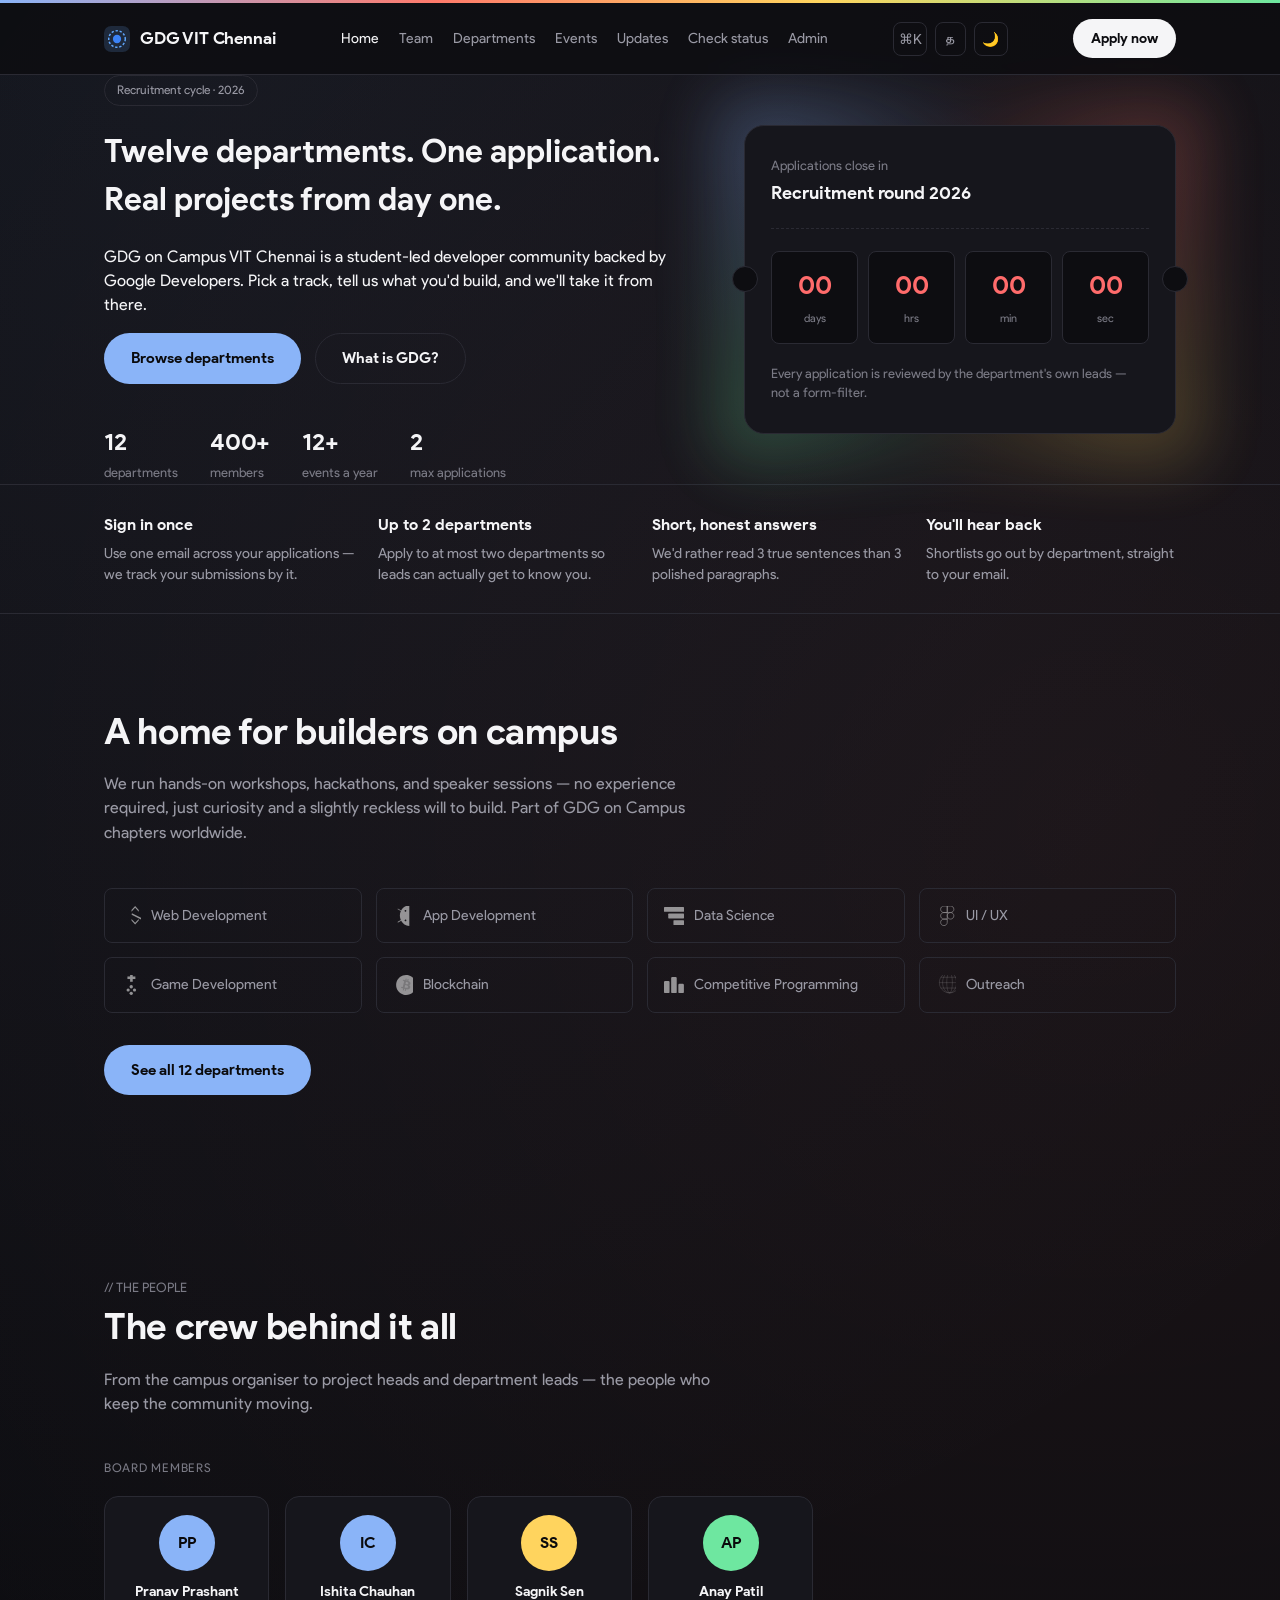
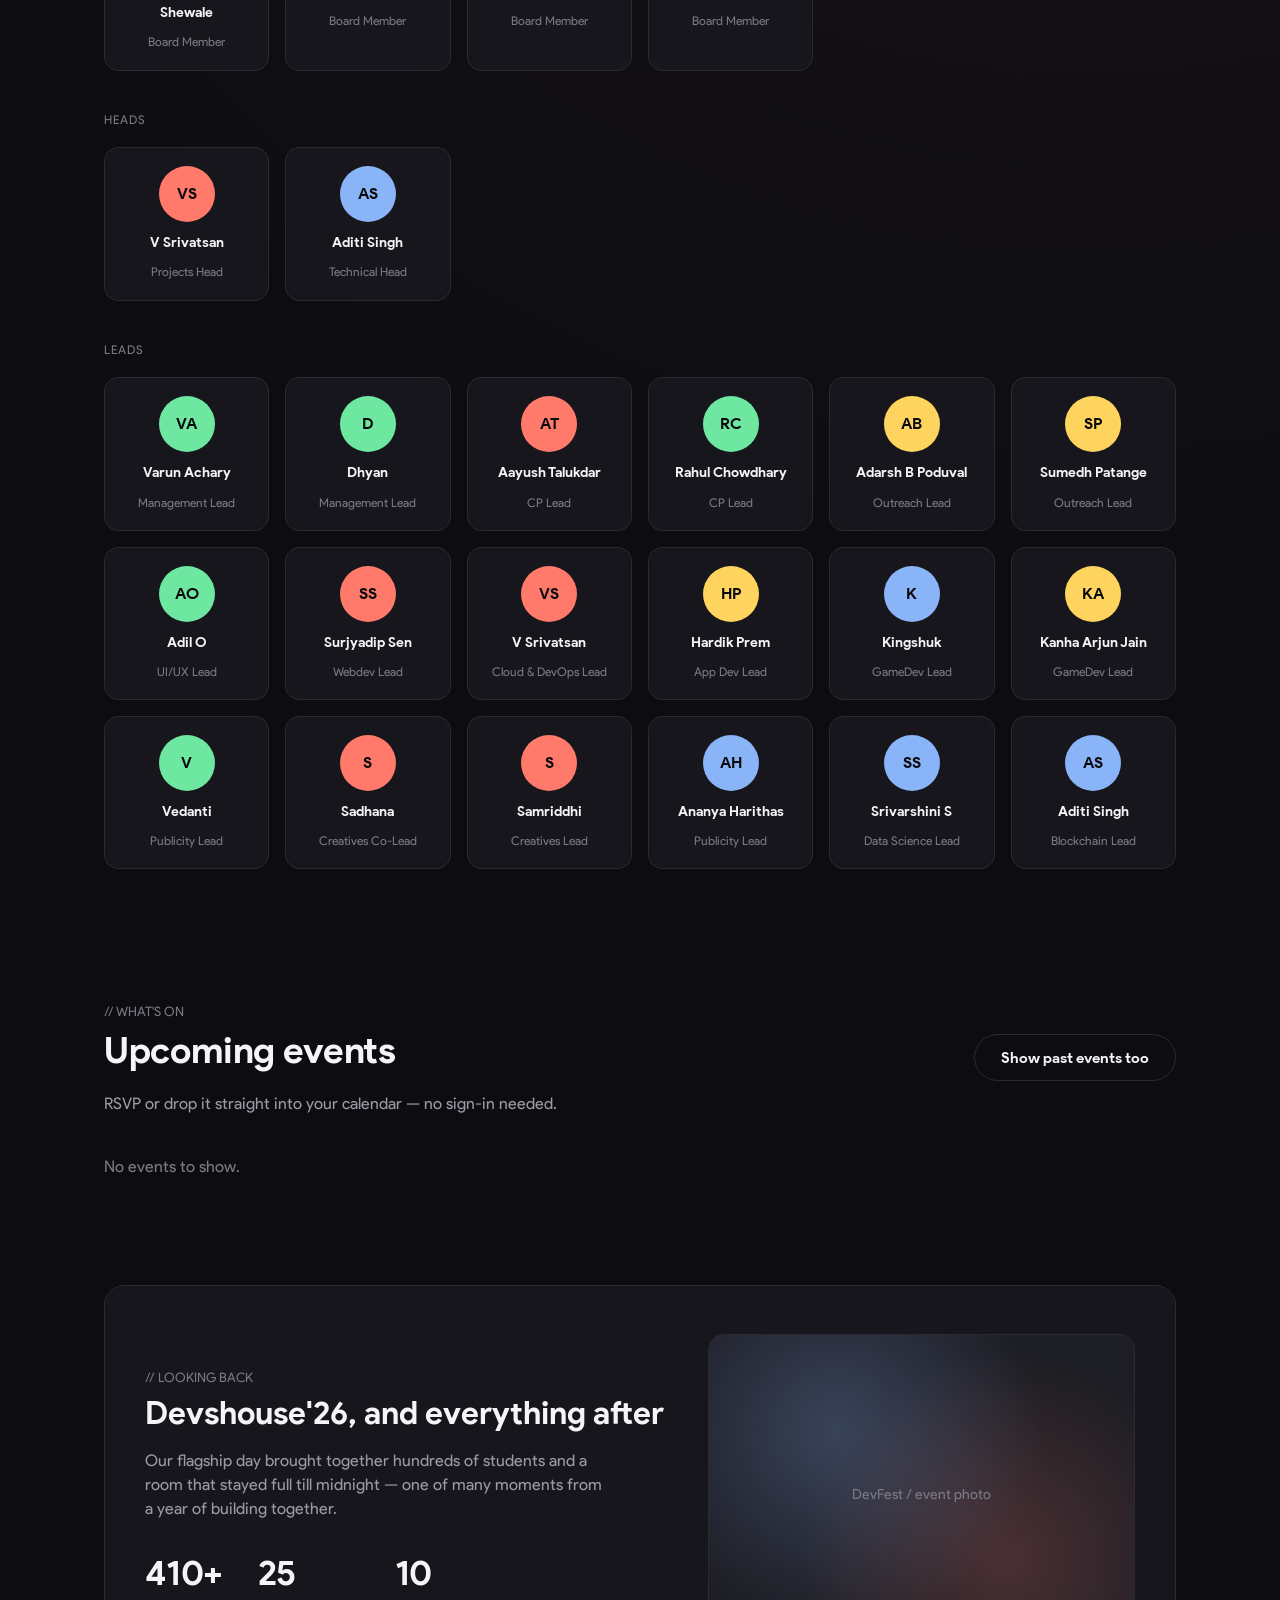
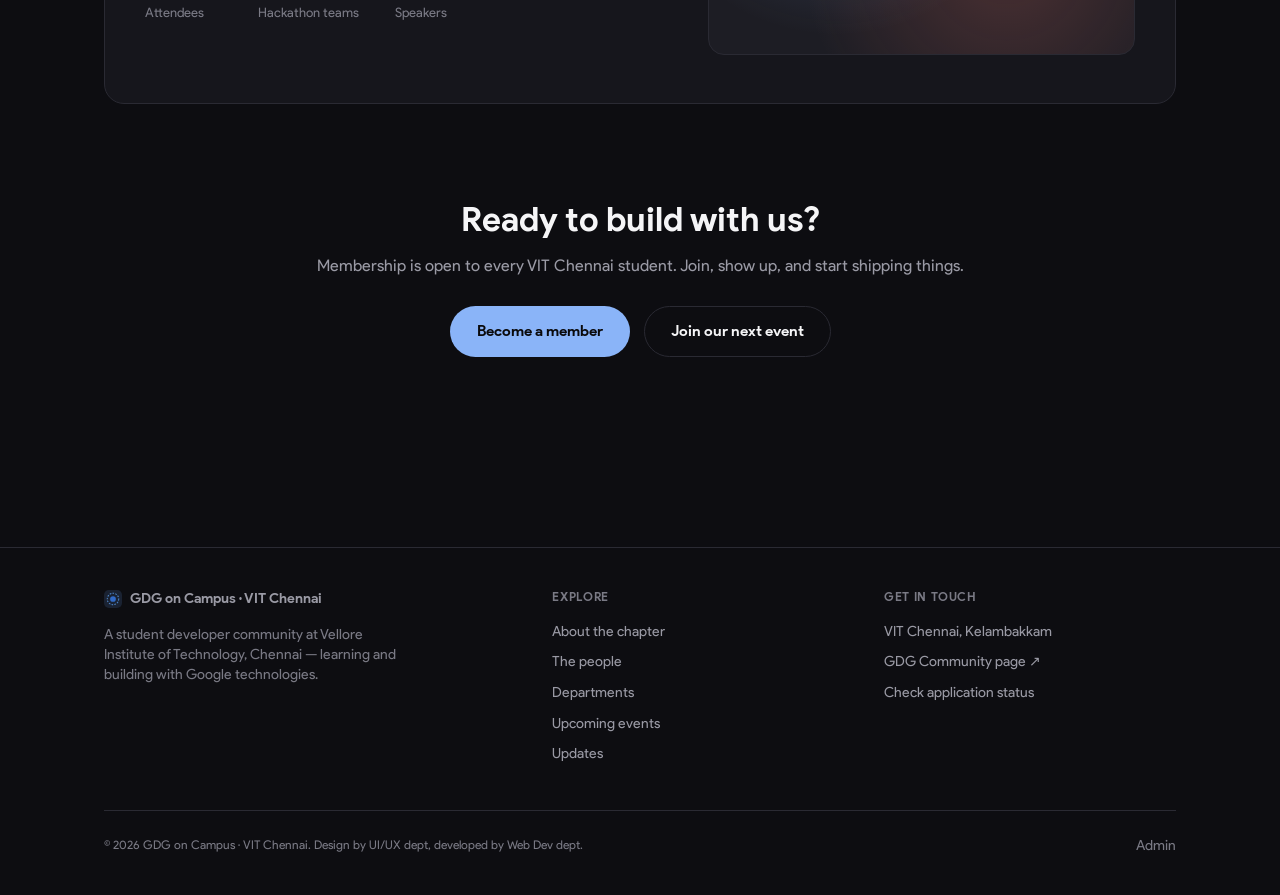
<file: gdg-portal/index.html>
<!DOCTYPE html>
<html lang="en">
<head>
<meta charset="UTF-8" />
<meta name="viewport" content="width=device-width, initial-scale=1.0" />
<title>GDG VIT Chennai — Recruitment 2026</title>
<meta name="description" content="Apply to join GDG on Campus, VIT Chennai. 12 departments, real projects, one application." />
<link rel="icon" href="assets/img/gdg.svg" />
<link rel="stylesheet" href="css/style.css" />
<link rel="stylesheet" href="css/hero.css" />
<link rel="stylesheet" href="css/community.css" />
<link rel="manifest" href="manifest.json" />
<meta name="theme-color" content="#0d0d11" />
<link rel="apple-touch-icon" href="assets/img/icon-192.png" />
<script>
(function(){
  try {
    var t = localStorage.getItem("gdg_theme");
    if (t === "light") document.documentElement.setAttribute("data-theme", "light");
  } catch(e) {}
})();
</script>
</head>
<body>
<div class="brand-stripe"></div>
<noscript><style>body{opacity:1 !important;}</style></noscript>
<a href="#main-content" class="skip-link">Skip to main content</a>


<nav class="nav">
  <div class="nav-inner">
    <a href="index.html" class="nav-brand">
      <img src="assets/img/gdg.svg" alt="" />
      GDG VIT Chennai
    </a>
    <div class="nav-links">
      <a href="index.html" class="active" data-i18n="nav.home">Home</a>
      <a href="index.html#team" data-i18n="nav.team">Team</a>
      <a href="departments.html" data-i18n="nav.departments">Departments</a>
      <a href="index.html#events" data-i18n="nav.events">Events</a>
      <a href="updates.html" data-i18n="nav.updates">Updates</a>
      <a href="status.html" data-i18n="nav.status">Check status</a>
      <a href="admin.html" data-i18n="nav.admin">Admin</a>
    </div>
    <div class="nav-actions">
      <button class="icon-btn search-trigger" aria-label="Search / quick nav (Ctrl+K)" title="Quick nav (Ctrl+K or /)">⌘K</button>
      <button class="icon-btn lang-toggle" aria-label="Switch language">த</button>
      <button class="icon-btn theme-toggle" aria-label="Toggle light/dark theme" title="Toggle theme">
        <span class="icon-moon">🌙</span><span class="icon-sun">☀️</span>
      </button>
    </div>
    <a href="departments.html" class="nav-cta">Apply now</a>
    <button class="nav-toggle" aria-label="Toggle menu" aria-expanded="false"><span></span></button>
  </div>
</nav>

<main id="main-content">
  <div class="container hero-grid">
    <div>
      <span class="pill" data-i18n="hero.eyebrow">Recruitment cycle · 2026</span>
      <h1 data-i18n="hero.title">Twelve departments. One application. Real projects from day one.</h1>
      <p class="lede" data-i18n="hero.lede">
        GDG on Campus VIT Chennai is a student-led developer community backed
        by Google Developers. Pick a track, tell us what you'd build, and
        we'll take it from there.
      </p>
      <div class="hero-actions">
        <a href="departments.html" class="btn btn-primary" data-i18n="hero.browse">Browse departments</a>
        <a href="#about" class="btn btn-ghost" data-i18n="hero.about_btn">What is GDG?</a>
      </div>
      <div class="hero-stats">
        <div class="hero-stat"><b>12</b><span data-i18n="hero.stat_departments">departments</span></div>
        <div class="hero-stat"><b>400+</b><span data-i18n="hero.stat_members">members</span></div>
        <div class="hero-stat"><b>12+</b><span data-i18n="hero.stat_events">events a year</span></div>
        <div class="hero-stat"><b>2</b><span data-i18n="hero.stat_apps">max applications</span></div>
      </div>
    </div>

    <div class="ticket-frame">
    <div class="ticket">
      <p class="ticket-label" data-i18n="hero.ticket_label">Applications close in</p>
      <p class="ticket-dept" data-i18n="hero.ticket_dept">Recruitment round 2026</p>
      <hr class="ticket-divider" />
      <div class="countdown" id="home-countdown">
        <div class="countdown-unit"><strong data-days>00</strong><span data-i18n="hero.d">days</span></div>
        <div class="countdown-unit"><strong data-hours>00</strong><span data-i18n="hero.h">hrs</span></div>
        <div class="countdown-unit"><strong data-minutes>00</strong><span data-i18n="hero.m">min</span></div>
        <div class="countdown-unit"><strong data-seconds>00</strong><span data-i18n="hero.s">sec</span></div>
      </div>
      <p class="ticket-note" data-i18n="hero.ticket_note">Every application is reviewed by the department's own leads — not a form-filter.</p>
    </div>
    </div>
  </div>
</header>

<section class="info-strip">
  <div class="container info-strip-inner">
    <div class="info-item">
      <h3 data-i18n="info.signin_title">Sign in once</h3>
      <p data-i18n="info.signin_body">Use one email across your applications — we track your submissions by it.</p>
    </div>
    <div class="info-item">
      <h3 data-i18n="info.limit_title">Up to 2 departments</h3>
      <p data-i18n="info.limit_body">Apply to at most two departments so leads can actually get to know you.</p>
    </div>
    <div class="info-item">
      <h3 data-i18n="info.honest_title">Short, honest answers</h3>
      <p data-i18n="info.honest_body">We'd rather read 3 true sentences than 3 polished paragraphs.</p>
    </div>
    <div class="info-item">
      <h3 data-i18n="info.hear_title">You'll hear back</h3>
      <p data-i18n="info.hear_body">Shortlists go out by department, straight to your email.</p>
    </div>
  </div>
</section>

<section class="section" id="about">
  <div class="container">
    <div class="section-head">
      <h2 data-i18n="about.title">A home for builders on campus</h2>
      <p data-i18n="about.body">
        We run hands-on workshops, hackathons, and speaker sessions —
        no experience required, just curiosity and a slightly reckless
        will to build. Part of GDG on Campus chapters worldwide.
      </p>
    </div>
    <div class="track-preview-grid">
      <div class="track-chip"><img src="assets/icons/web-dev.svg" alt="" />Web Development</div>
      <div class="track-chip"><img src="assets/icons/app-dev.svg" alt="" />App Development</div>
      <div class="track-chip"><img src="assets/icons/data-science.svg" alt="" />Data Science</div>
      <div class="track-chip"><img src="assets/icons/ui-ux.svg" alt="" />UI / UX</div>
      <div class="track-chip"><img src="assets/icons/game-dev.svg" alt="" />Game Development</div>
      <div class="track-chip"><img src="assets/icons/blockchain.svg" alt="" />Blockchain</div>
      <div class="track-chip"><img src="assets/icons/cp.svg" alt="" />Competitive Programming</div>
      <div class="track-chip"><img src="assets/icons/outreach.svg" alt="" />Outreach</div>
    </div>
    <div style="margin-top:32px;">
      <a href="departments.html" class="btn btn-primary" data-i18n="about.see_all">See all 12 departments</a>
    </div>
  </div>
</section>

<section class="section" id="team">
  <div class="container">
    <div class="section-head">
      <span class="eyebrow" data-i18n="team.eyebrow">// THE PEOPLE</span>
      <h2 data-i18n="team.title">The crew behind it all</h2>
      <p data-i18n="team.body">From the campus organiser to project heads and department leads — the people who keep the community moving.</p>
    </div>
    <div id="team-root"></div>
  </div>
</section>

<section class="section" id="events" style="padding-top:0;">
  <div class="container">
    <div class="events-toolbar">
      <div class="section-head" style="margin-bottom:0;">
        <span class="eyebrow" data-i18n="events.eyebrow">// WHAT'S ON</span>
        <h2 data-i18n="events.title">Upcoming events</h2>
        <p data-i18n="events.body">RSVP or drop it straight into your calendar — no sign-in needed.</p>
      </div>
      <button class="btn btn-ghost" id="events-toggle-past" data-i18n="events.toggle">Show past events too</button>
    </div>
    <div class="events-list" id="events-root"></div>
  </div>
</section>

<section class="section" style="padding-top:0;">
  <div class="container">
    <div class="recap">
      <div class="recap-copy">
        <span class="eyebrow" data-i18n="recap.eyebrow">// LOOKING BACK</span>
        <h2 data-i18n="recap.title">Devshouse'26, and everything after</h2>
        <p data-i18n="recap.body">Our flagship day brought together hundreds of students and a room that stayed full till midnight — one of many moments from a year of building together.</p>
        <div class="recap-stats">
          <div class="recap-stat"><strong data-count-to="500" data-suffix="+">0</strong><span data-i18n="recap.attendees">Attendees</span></div>
          <div class="recap-stat"><strong data-count-to="30">0</strong><span data-i18n="recap.teams">Hackathon teams</span></div>
          <div class="recap-stat"><strong data-count-to="12">0</strong><span data-i18n="recap.speakers">Speakers</span></div>
        </div>
      </div>
      <div class="recap-visual">DevFest / event photo</div>
    </div>
  </div>
</section>

<section class="section" style="padding-top:0; text-align:center;">
  <div class="container">
    <h2 style="font-size:clamp(1.6rem,3vw,2.1rem); margin:0 0 10px;" data-i18n="cta.title">Ready to build with us?</h2>
    <p style="color:var(--text-muted); margin:0 0 28px;" data-i18n="cta.body">Membership is open to every VIT Chennai student. Join, show up, and start shipping things.</p>
    <div style="display:flex; gap:14px; justify-content:center; flex-wrap:wrap;">
      <a href="departments.html" class="btn btn-primary" data-i18n="cta.member">Become a member</a>
      <a href="#events" class="btn btn-ghost" data-i18n="cta.event">Join our next event</a>
    </div>
  </div>
</section>

</main>

<footer class="footer">
  <div class="container">
    <div class="footer-grid">
      <div class="footer-about">
        <div class="footer-brand">
          <img src="assets/img/gdg.svg" alt="" />
          <span>GDG on Campus · VIT Chennai</span>
        </div>
        <p data-i18n="footer.about">A student developer community at Vellore Institute of Technology, Chennai — learning and building with Google technologies.</p>
      </div>
      <div class="footer-col">
        <h4 data-i18n="footer.explore">Explore</h4>
        <a href="#about" data-i18n="footer.about_link">About the chapter</a>
        <a href="#team" data-i18n="footer.people">The people</a>
        <a href="departments.html" data-i18n="nav.departments">Departments</a>
        <a href="#events" data-i18n="footer.events">Upcoming events</a>
        <a href="updates.html" data-i18n="nav.updates">Updates</a>
      </div>
      <div class="footer-col">
        <h4 data-i18n="footer.contact">Get in touch</h4>
        <p data-i18n="footer.location">VIT Chennai, Kelambakkam</p>
        <a href="https://gdg.community.dev/gdg-on-campus-vellore-institute-of-technology-chennai-india/" target="_blank" rel="noopener" data-i18n="footer.community">GDG Community page ↗</a>
        <a href="status.html" data-i18n="footer.status">Check application status</a>
      </div>
    </div>
    <div class="footer-inner">
      <span class="footer-credit">© <span data-year></span> GDG on Campus · VIT Chennai. Design by UI/UX dept, developed by Web Dev dept.</span>
      <div class="footer-links">
        <a href="admin.html" data-i18n="nav.admin">Admin</a>
      </div>
    </div>
  </div>
</footer>

<script src="js/departments-data.js"></script>
<script src="js/team-data.js"></script>
<script src="js/events-data.js"></script>
<script src="js/countdown.js"></script>
<script src="js/main.js"></script>
<script src="js/community.js"></script>
<script>startCountdown("home-countdown");</script>
<script src="js/theme.js"></script>
<script src="js/i18n.js"></script>
<script src="js/command-palette.js"></script>
</body>
</html>
</file>
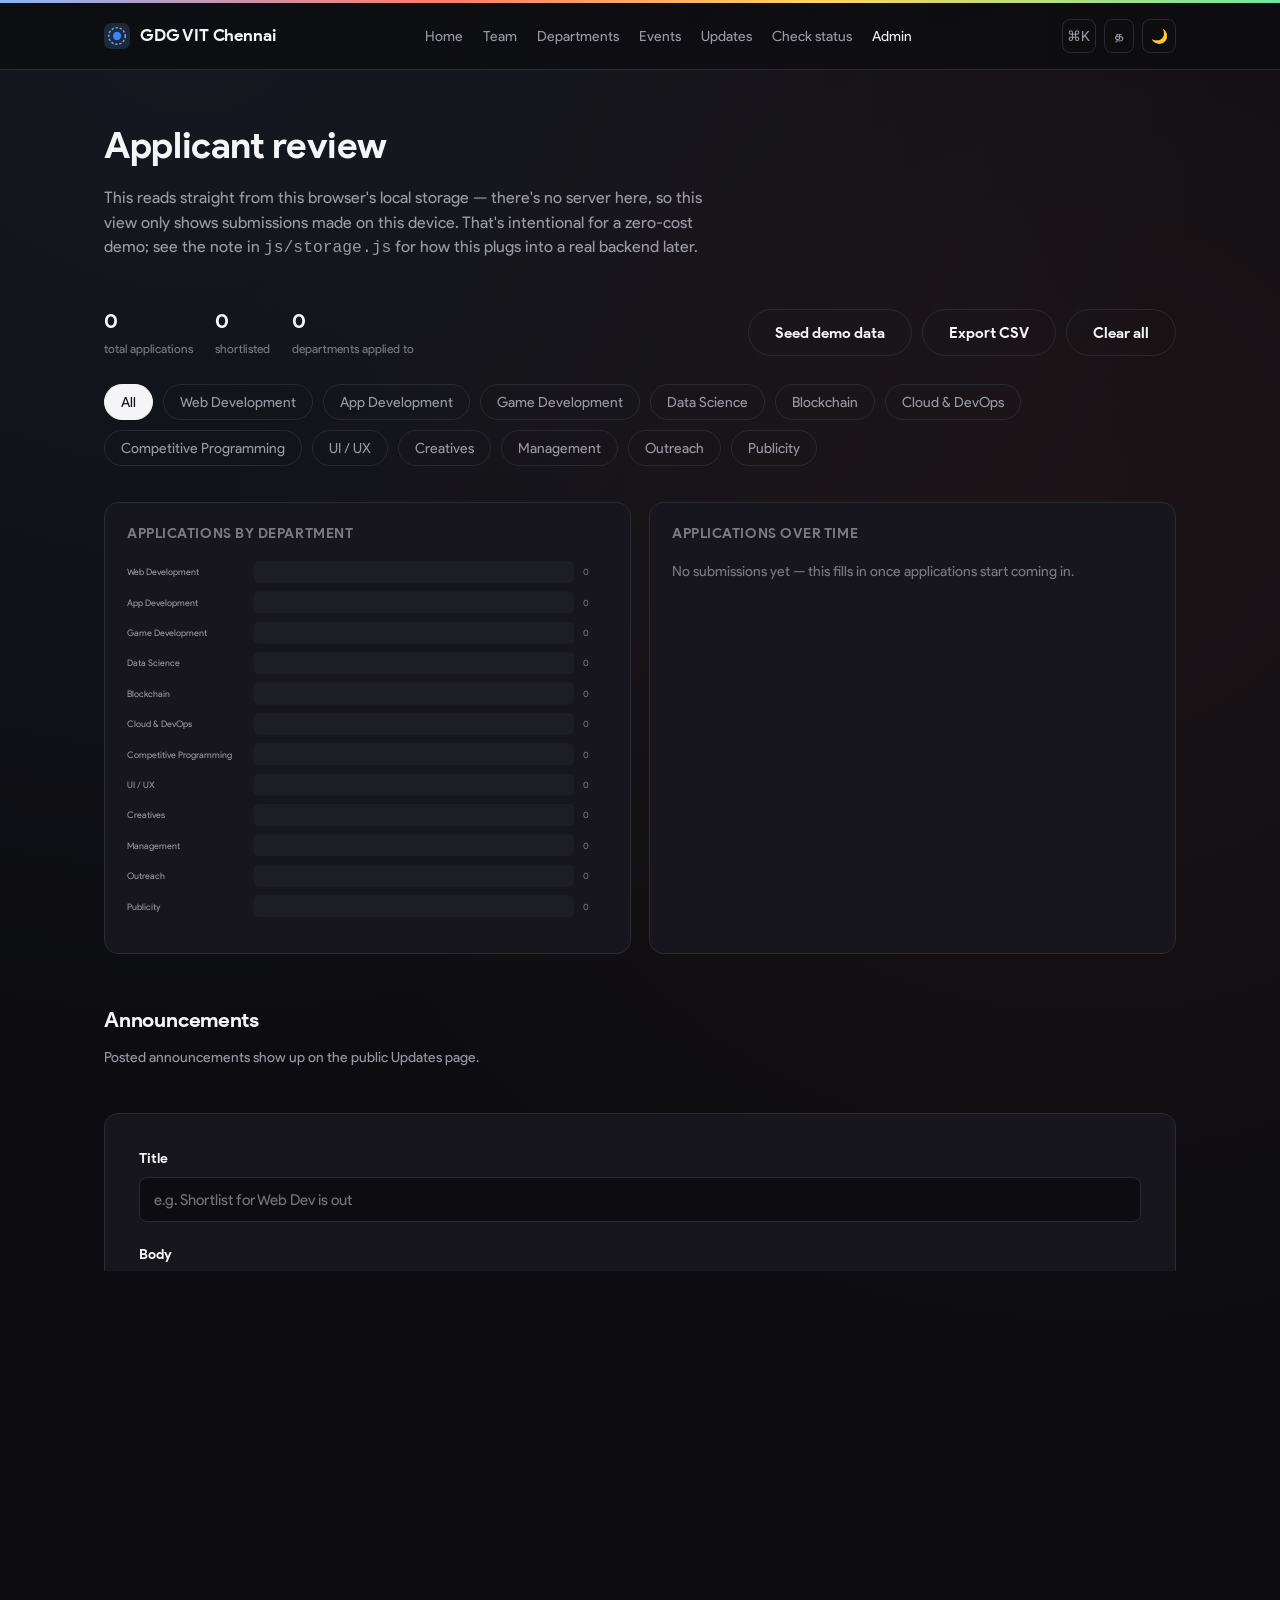
<file: gdg-portal/admin.html>
<!DOCTYPE html>
<html lang="en">
<head>
<meta charset="UTF-8" />
<meta name="viewport" content="width=device-width, initial-scale=1.0" />
<title>Admin — GDG VIT Chennai</title>
<link rel="icon" href="assets/img/gdg.svg" />
<link rel="stylesheet" href="css/style.css" />
<link rel="stylesheet" href="css/departments.css" />
<link rel="stylesheet" href="css/form.css" />
<link rel="stylesheet" href="css/community.css" />
<link rel="manifest" href="manifest.json" />
<meta name="theme-color" content="#0d0d11" />
<link rel="apple-touch-icon" href="assets/img/icon-192.png" />
<script>
(function(){
  try {
    var t = localStorage.getItem("gdg_theme");
    if (t === "light") document.documentElement.setAttribute("data-theme", "light");
  } catch(e) {}
})();
</script>
</head>
<body>
<div class="brand-stripe"></div>
<noscript><style>body{opacity:1 !important;}</style></noscript>
<a href="#main-content" class="skip-link">Skip to main content</a>


<nav class="nav">
  <div class="nav-inner">
    <a href="index.html" class="nav-brand">
      <img src="assets/img/gdg.svg" alt="" />
      GDG VIT Chennai
    </a>
    <div class="nav-links">
      <a href="index.html" data-i18n="nav.home">Home</a>
      <a href="index.html#team" data-i18n="nav.team">Team</a>
      <a href="departments.html" data-i18n="nav.departments">Departments</a>
      <a href="index.html#events" data-i18n="nav.events">Events</a>
      <a href="updates.html" data-i18n="nav.updates">Updates</a>
      <a href="status.html" data-i18n="nav.status">Check status</a>
      <a href="admin.html" class="active" data-i18n="nav.admin">Admin</a>
    </div>
    <div class="nav-actions">
      <button class="icon-btn search-trigger" aria-label="Search / quick nav (Ctrl+K)" title="Quick nav (Ctrl+K or /)">⌘K</button>
      <button class="icon-btn lang-toggle" aria-label="Switch language">த</button>
      <button class="icon-btn theme-toggle" aria-label="Toggle light/dark theme" title="Toggle theme">
        <span class="icon-moon">🌙</span><span class="icon-sun">☀️</span>
      </button>
    </div>
    <button class="nav-toggle" aria-label="Toggle menu" aria-expanded="false"><span></span></button>
  </div>
</nav>

<main id="main-content" class="container" style="padding-top:48px; padding-bottom:100px;">
  <div class="section-head">
    <h2>Applicant review</h2>
    <p>
      This reads straight from this browser's local storage — there's no
      server here, so this view only shows submissions made on this device.
      That's intentional for a zero-cost demo; see the note in
      <code>js/storage.js</code> for how this plugs into a real backend later.
    </p>
  </div>

  <div class="admin-toolbar">
    <div class="admin-stats">
      <div class="admin-stat"><b id="stat-total">0</b><span>total applications</span></div>
      <div class="admin-stat"><b id="stat-shortlisted">0</b><span>shortlisted</span></div>
      <div class="admin-stat"><b id="stat-depts">0</b><span>departments applied to</span></div>
    </div>
    <div style="display:flex; gap:10px;">
      <button class="btn btn-ghost" id="seed-btn">Seed demo data</button>
      <button class="btn btn-ghost" id="export-btn">Export CSV</button>
      <button class="btn btn-ghost" id="clear-btn">Clear all</button>
    </div>
  </div>

  <div class="dept-toolbar" id="admin-filter"></div>

  <div class="analytics-grid">
    <div class="chart-card">
      <h3>Applications by department</h3>
      <div id="chart-by-dept"></div>
    </div>
    <div class="chart-card">
      <h3>Applications over time</h3>
      <div id="chart-over-time"></div>
    </div>
  </div>

  <div class="section-head" style="margin-top:50px;">
    <h2 style="font-size:1.3rem;">Announcements</h2>
    <p style="font-size:0.9rem;">Posted announcements show up on the public <a href="updates.html" data-i18n="nav.updates">Updates</a> page.</p>
  </div>
  <form id="post-form" class="form-card" style="margin-bottom:40px;">
    <div class="field">
      <label for="post-title">Title</label>
      <input id="post-title" type="text" placeholder="e.g. Shortlist for Web Dev is out" required />
    </div>
    <div class="field">
      <label for="post-body">Body</label>
      <textarea id="post-body" placeholder="Keep it short — this shows as a card." required></textarea>
    </div>
    <button type="submit" class="btn btn-primary">Publish announcement</button>
  </form>
  <div id="post-list" style="margin-bottom:50px;"></div>

  <div class="admin-table-wrap">
    <table class="admin-table" id="admin-table">
      <thead>
        <tr>
          <th>Applicant</th>
          <th>Department</th>
          <th>Reg. no.</th>
          <th>Contact</th>
          <th>Submitted</th>
          <th>Shortlist</th>
          <th><span class="visually-hidden">Details</span></th>
        </tr>
      </thead>
      <tbody id="admin-tbody"></tbody>
    </table>
  </div>
</main>

<footer class="footer">
  <div class="container">
    <div class="footer-grid">
      <div class="footer-about">
        <div class="footer-brand">
          <img src="assets/img/gdg.svg" alt="" />
          <span>GDG on Campus · VIT Chennai</span>
        </div>
        <p data-i18n="footer.about">A student developer community at Vellore Institute of Technology, Chennai — learning and building with Google technologies.</p>
      </div>
      <div class="footer-col">
        <h4 data-i18n="footer.explore">Explore</h4>
        <a href="index.html#about" data-i18n="footer.about_link">About the chapter</a>
        <a href="index.html#team" data-i18n="footer.people">The people</a>
        <a href="departments.html" data-i18n="nav.departments">Departments</a>
        <a href="index.html#events" data-i18n="footer.events">Upcoming events</a>
        <a href="updates.html" data-i18n="nav.updates">Updates</a>
      </div>
      <div class="footer-col">
        <h4 data-i18n="footer.contact">Get in touch</h4>
        <p data-i18n="footer.location">VIT Chennai, Kelambakkam</p>
        <a href="https://gdg.community.dev/gdg-on-campus-vellore-institute-of-technology-chennai-india/" target="_blank" rel="noopener" data-i18n="footer.community">GDG Community page ↗</a>
        <a href="status.html" data-i18n="footer.status">Check application status</a>
      </div>
    </div>
    <div class="footer-inner">
      <span class="footer-credit">© <span data-year></span> GDG on Campus · VIT Chennai. Design by UI/UX dept, developed by Web Dev dept.</span>
      <div class="footer-links">
        <a href="admin.html" data-i18n="nav.admin">Admin</a>
      </div>
    </div>
  </div>
</footer>

<script src="js/departments-data.js"></script>
<script src="js/storage.js"></script>
<script src="js/analytics.js"></script>
<script src="js/main.js"></script>
<script src="js/admin.js"></script>
<script src="js/theme.js"></script>
<script src="js/i18n.js"></script>
<script src="js/command-palette.js"></script>
</body>
</html>
</file>
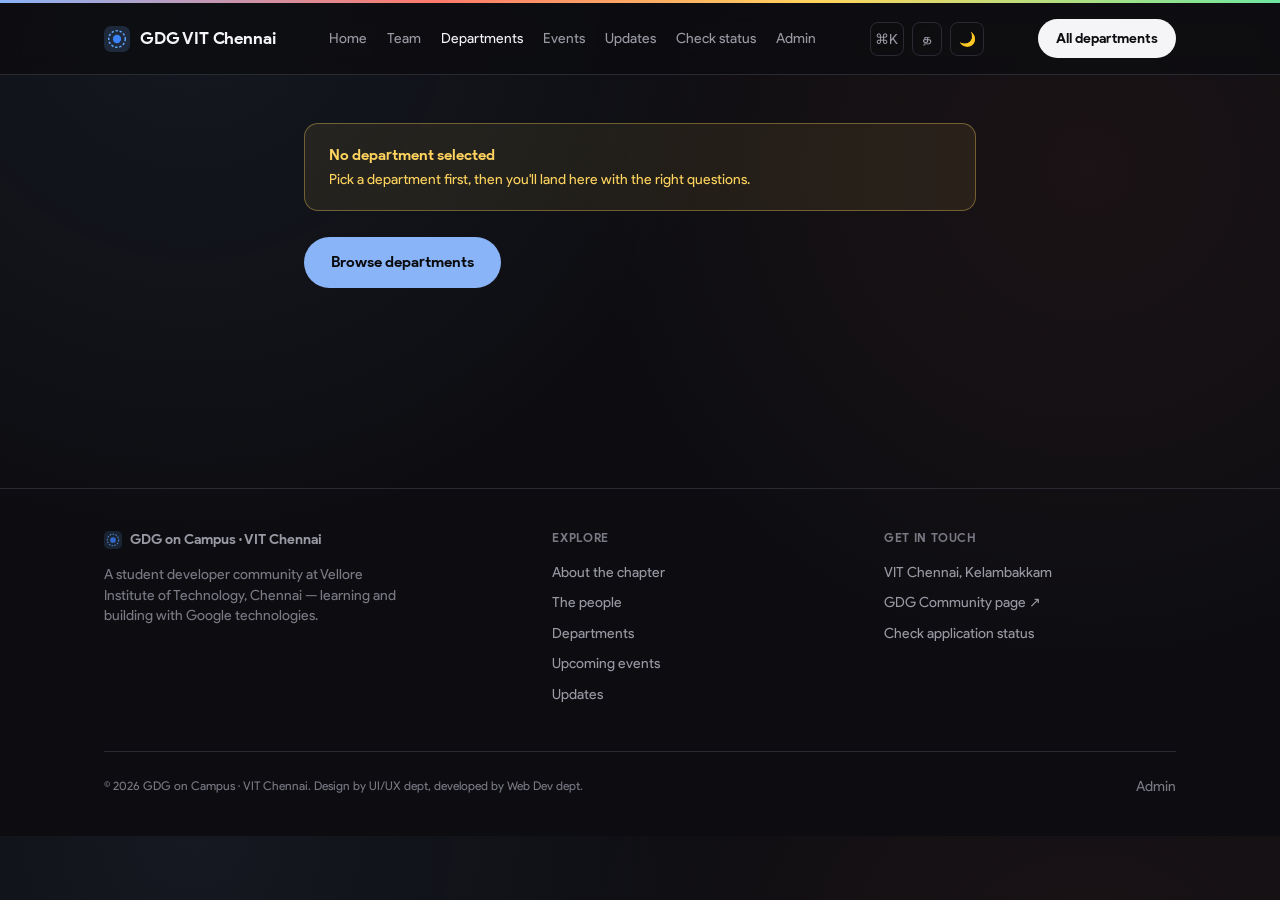
<file: gdg-portal/apply.html>
<!DOCTYPE html>
<html lang="en">
<head>
<meta charset="UTF-8" />
<meta name="viewport" content="width=device-width, initial-scale=1.0" />
<title>Apply — GDG VIT Chennai</title>
<link rel="icon" href="assets/img/gdg.svg" />
<link rel="stylesheet" href="css/style.css" />
<link rel="stylesheet" href="css/form.css" />
<link rel="stylesheet" href="css/community.css" />
<link rel="manifest" href="manifest.json" />
<meta name="theme-color" content="#0d0d11" />
<link rel="apple-touch-icon" href="assets/img/icon-192.png" />
<script>
(function(){
  try {
    var t = localStorage.getItem("gdg_theme");
    if (t === "light") document.documentElement.setAttribute("data-theme", "light");
  } catch(e) {}
})();
</script>
</head>
<body>
<div class="brand-stripe"></div>
<noscript><style>body{opacity:1 !important;}</style></noscript>
<a href="#main-content" class="skip-link">Skip to main content</a>


<nav class="nav">
  <div class="nav-inner">
    <a href="index.html" class="nav-brand">
      <img src="assets/img/gdg.svg" alt="" />
      GDG VIT Chennai
    </a>
    <div class="nav-links">
      <a href="index.html" data-i18n="nav.home">Home</a>
      <a href="index.html#team" data-i18n="nav.team">Team</a>
      <a href="departments.html" class="active" data-i18n="nav.departments">Departments</a>
      <a href="index.html#events" data-i18n="nav.events">Events</a>
      <a href="updates.html" data-i18n="nav.updates">Updates</a>
      <a href="status.html" data-i18n="nav.status">Check status</a>
      <a href="admin.html" data-i18n="nav.admin">Admin</a>
    </div>
    <div class="nav-actions">
      <button class="icon-btn search-trigger" aria-label="Search / quick nav (Ctrl+K)" title="Quick nav (Ctrl+K or /)">⌘K</button>
      <button class="icon-btn lang-toggle" aria-label="Switch language">த</button>
      <button class="icon-btn theme-toggle" aria-label="Toggle light/dark theme" title="Toggle theme">
        <span class="icon-moon">🌙</span><span class="icon-sun">☀️</span>
      </button>
    </div>
    <a href="departments.html" class="nav-cta">All departments</a>
    <button class="nav-toggle" aria-label="Toggle menu" aria-expanded="false"><span></span></button>
  </div>
</nav>

<main id="main-content" class="container" style="max-width: 720px; padding-top: 48px; padding-bottom: 100px;">
  <div id="form-root">
    <!-- populated by js/form.js -->
  </div>
</main>

<footer class="footer">
  <div class="container">
    <div class="footer-grid">
      <div class="footer-about">
        <div class="footer-brand">
          <img src="assets/img/gdg.svg" alt="" />
          <span>GDG on Campus · VIT Chennai</span>
        </div>
        <p data-i18n="footer.about">A student developer community at Vellore Institute of Technology, Chennai — learning and building with Google technologies.</p>
      </div>
      <div class="footer-col">
        <h4 data-i18n="footer.explore">Explore</h4>
        <a href="index.html#about" data-i18n="footer.about_link">About the chapter</a>
        <a href="index.html#team" data-i18n="footer.people">The people</a>
        <a href="departments.html" data-i18n="nav.departments">Departments</a>
        <a href="index.html#events" data-i18n="footer.events">Upcoming events</a>
        <a href="updates.html" data-i18n="nav.updates">Updates</a>
      </div>
      <div class="footer-col">
        <h4 data-i18n="footer.contact">Get in touch</h4>
        <p data-i18n="footer.location">VIT Chennai, Kelambakkam</p>
        <a href="https://gdg.community.dev/gdg-on-campus-vellore-institute-of-technology-chennai-india/" target="_blank" rel="noopener" data-i18n="footer.community">GDG Community page ↗</a>
        <a href="status.html" data-i18n="footer.status">Check application status</a>
      </div>
    </div>
    <div class="footer-inner">
      <span class="footer-credit">© <span data-year></span> GDG on Campus · VIT Chennai. Design by UI/UX dept, developed by Web Dev dept.</span>
      <div class="footer-links">
        <a href="admin.html" data-i18n="nav.admin">Admin</a>
      </div>
    </div>
  </div>
</footer>

<script src="js/departments-data.js"></script>
<script src="js/countdown.js"></script>
<script src="js/storage.js"></script>
<script src="js/main.js"></script>
<script src="js/form.js"></script>
<script src="js/theme.js"></script>
<script src="js/i18n.js"></script>
<script src="js/command-palette.js"></script>
</body>
</html>
</file>
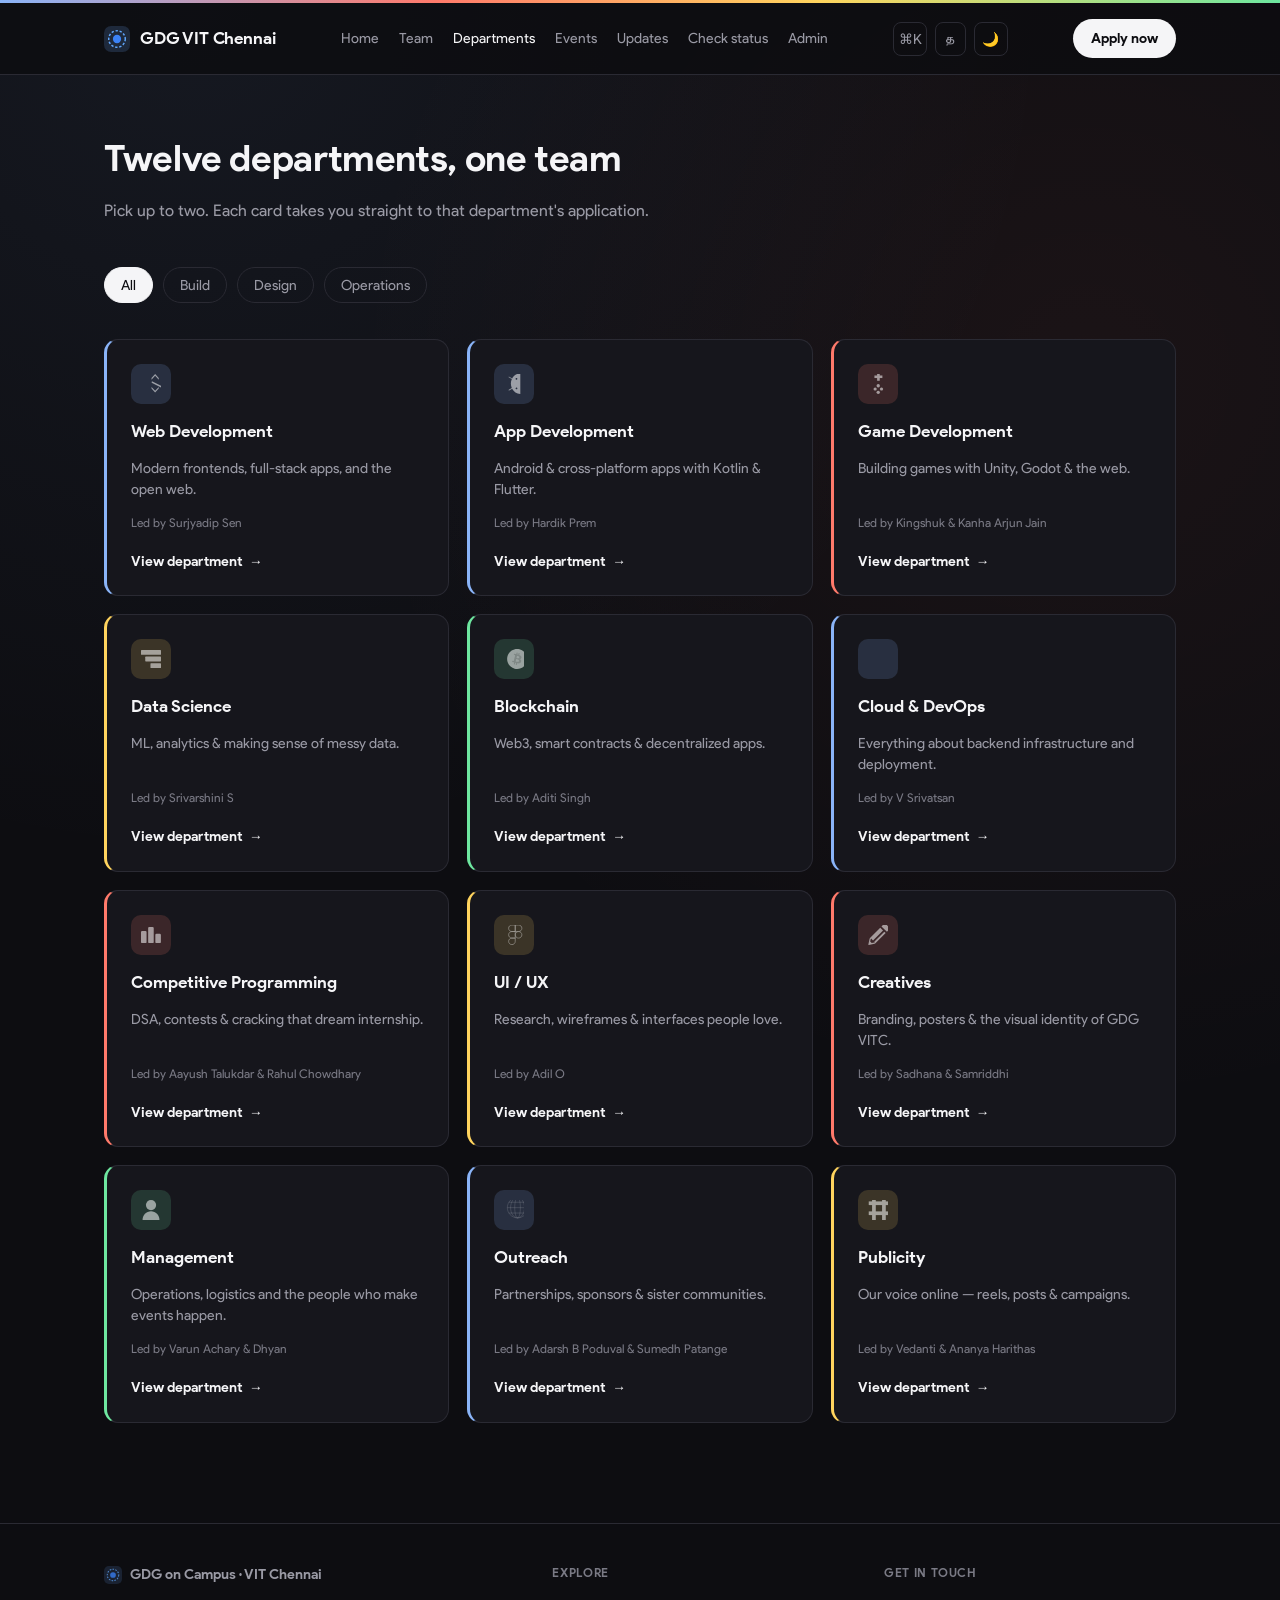
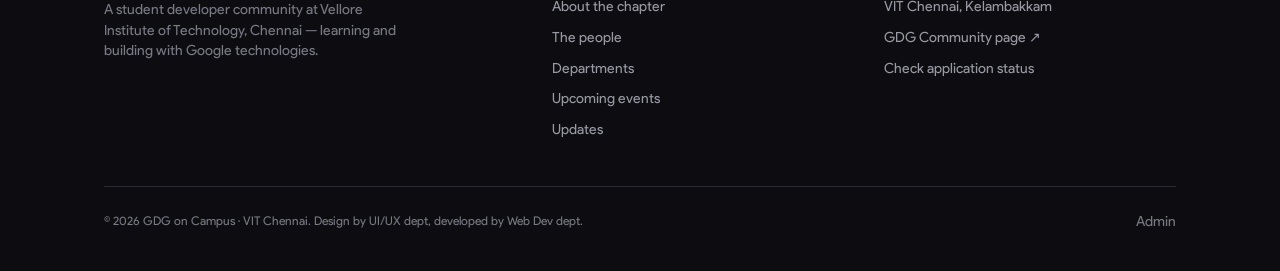
<file: gdg-portal/departments.html>
<!DOCTYPE html>
<html lang="en">
<head>
<meta charset="UTF-8" />
<meta name="viewport" content="width=device-width, initial-scale=1.0" />
<title>Departments — GDG VIT Chennai</title>
<link rel="icon" href="assets/img/gdg.svg" />
<link rel="stylesheet" href="css/style.css" />
<link rel="stylesheet" href="css/departments.css" />
<link rel="stylesheet" href="css/community.css" />
<link rel="manifest" href="manifest.json" />
<meta name="theme-color" content="#0d0d11" />
<link rel="apple-touch-icon" href="assets/img/icon-192.png" />
<script>
(function(){
  try {
    var t = localStorage.getItem("gdg_theme");
    if (t === "light") document.documentElement.setAttribute("data-theme", "light");
  } catch(e) {}
})();
</script>
</head>
<body>
<div class="brand-stripe"></div>
<noscript><style>body{opacity:1 !important;}</style></noscript>
<a href="#main-content" class="skip-link">Skip to main content</a>


<nav class="nav">
  <div class="nav-inner">
    <a href="index.html" class="nav-brand">
      <img src="assets/img/gdg.svg" alt="" />
      GDG VIT Chennai
    </a>
    <div class="nav-links">
      <a href="index.html" data-i18n="nav.home">Home</a>
      <a href="index.html#team" data-i18n="nav.team">Team</a>
      <a href="departments.html" class="active" data-i18n="nav.departments">Departments</a>
      <a href="index.html#events" data-i18n="nav.events">Events</a>
      <a href="updates.html" data-i18n="nav.updates">Updates</a>
      <a href="status.html" data-i18n="nav.status">Check status</a>
      <a href="admin.html" data-i18n="nav.admin">Admin</a>
    </div>
    <div class="nav-actions">
      <button class="icon-btn search-trigger" aria-label="Search / quick nav (Ctrl+K)" title="Quick nav (Ctrl+K or /)">⌘K</button>
      <button class="icon-btn lang-toggle" aria-label="Switch language">த</button>
      <button class="icon-btn theme-toggle" aria-label="Toggle light/dark theme" title="Toggle theme">
        <span class="icon-moon">🌙</span><span class="icon-sun">☀️</span>
      </button>
    </div>
    <a href="#dept-grid" class="nav-cta">Apply now</a>
    <button class="nav-toggle" aria-label="Toggle menu" aria-expanded="false"><span></span></button>
  </div>
</nav>

<main id="main-content" class="container" style="padding-top:56px;">
  <div class="section-head">
    <h2>Twelve departments, one team</h2>
    <p>Pick up to two. Each card takes you straight to that department's application.</p>
  </div>

  <div class="dept-toolbar" id="dept-toolbar" role="group" aria-label="Filter departments">
    <button class="dept-filter active" data-filter="all" aria-pressed="true">All</button>
  </div>

  <div class="dept-grid" id="dept-grid" style="margin-bottom: 90px;"></div>
</main>

<footer class="footer">
  <div class="container">
    <div class="footer-grid">
      <div class="footer-about">
        <div class="footer-brand">
          <img src="assets/img/gdg.svg" alt="" />
          <span>GDG on Campus · VIT Chennai</span>
        </div>
        <p data-i18n="footer.about">A student developer community at Vellore Institute of Technology, Chennai — learning and building with Google technologies.</p>
      </div>
      <div class="footer-col">
        <h4 data-i18n="footer.explore">Explore</h4>
        <a href="index.html#about" data-i18n="footer.about_link">About the chapter</a>
        <a href="index.html#team" data-i18n="footer.people">The people</a>
        <a href="departments.html" data-i18n="nav.departments">Departments</a>
        <a href="index.html#events" data-i18n="footer.events">Upcoming events</a>
        <a href="updates.html" data-i18n="nav.updates">Updates</a>
      </div>
      <div class="footer-col">
        <h4 data-i18n="footer.contact">Get in touch</h4>
        <p data-i18n="footer.location">VIT Chennai, Kelambakkam</p>
        <a href="https://gdg.community.dev/gdg-on-campus-vellore-institute-of-technology-chennai-india/" target="_blank" rel="noopener" data-i18n="footer.community">GDG Community page ↗</a>
        <a href="status.html" data-i18n="footer.status">Check application status</a>
      </div>
    </div>
    <div class="footer-inner">
      <span class="footer-credit">© <span data-year></span> GDG on Campus · VIT Chennai. Design by UI/UX dept, developed by Web Dev dept.</span>
      <div class="footer-links">
        <a href="admin.html" data-i18n="nav.admin">Admin</a>
      </div>
    </div>
  </div>
</footer>

<script src="js/departments-data.js"></script>
<script src="js/main.js"></script>
<script src="js/departments.js"></script>
<script src="js/theme.js"></script>
<script src="js/i18n.js"></script>
<script src="js/command-palette.js"></script>
</body>
</html>
</file>
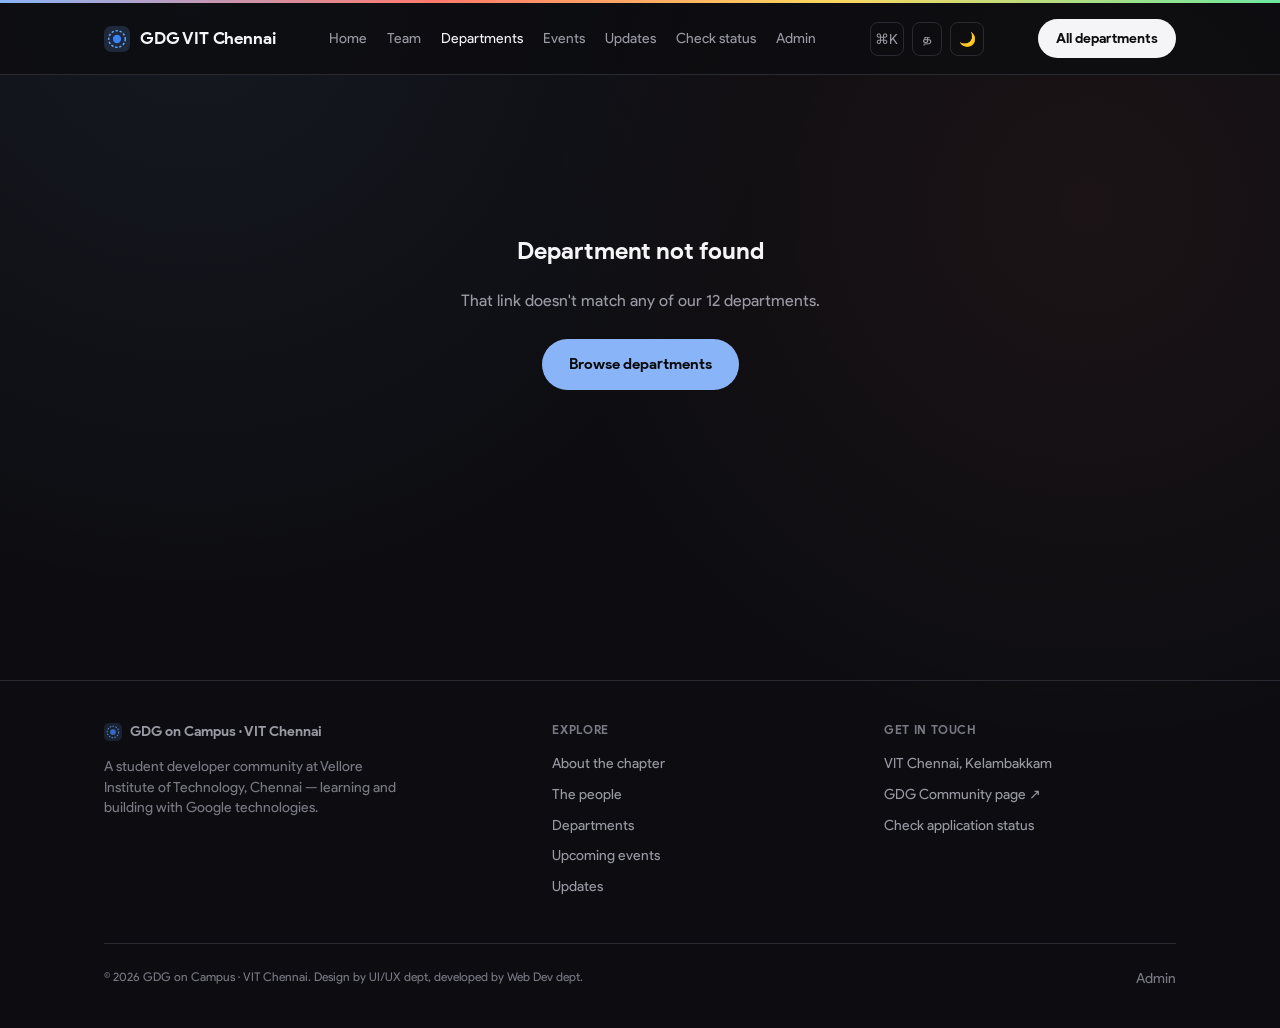
<file: gdg-portal/dept.html>
<!DOCTYPE html>
<html lang="en">
<head>
<meta charset="UTF-8" />
<meta name="viewport" content="width=device-width, initial-scale=1.0" />
<title>Department — GDG VIT Chennai</title>
<link rel="icon" href="assets/img/gdg.svg" />
<link rel="stylesheet" href="css/style.css" />
<link rel="stylesheet" href="css/departments.css" />
<link rel="stylesheet" href="css/community.css" />
<link rel="stylesheet" href="css/dept.css" />
<link rel="manifest" href="manifest.json" />
<meta name="theme-color" content="#0d0d11" />
<link rel="apple-touch-icon" href="assets/img/icon-192.png" />
<script>
(function(){
  try {
    var t = localStorage.getItem("gdg_theme");
    if (t === "light") document.documentElement.setAttribute("data-theme", "light");
  } catch(e) {}
})();
</script>
</head>
<body>
<div class="brand-stripe"></div>
<noscript><style>body{opacity:1 !important;}</style></noscript>
<a href="#dept-root" class="skip-link">Skip to main content</a>


<nav class="nav">
  <div class="nav-inner">
    <a href="index.html" class="nav-brand">
      <img src="assets/img/gdg.svg" alt="" />
      GDG VIT Chennai
    </a>
    <div class="nav-links">
      <a href="index.html" data-i18n="nav.home">Home</a>
      <a href="index.html#team" data-i18n="nav.team">Team</a>
      <a href="departments.html" class="active" data-i18n="nav.departments">Departments</a>
      <a href="index.html#events" data-i18n="nav.events">Events</a>
      <a href="updates.html" data-i18n="nav.updates">Updates</a>
      <a href="status.html" data-i18n="nav.status">Check status</a>
      <a href="admin.html" data-i18n="nav.admin">Admin</a>
    </div>
    <div class="nav-actions">
      <button class="icon-btn search-trigger" aria-label="Search / quick nav (Ctrl+K)" title="Quick nav (Ctrl+K or /)">⌘K</button>
      <button class="icon-btn lang-toggle" aria-label="Switch language">த</button>
      <button class="icon-btn theme-toggle" aria-label="Toggle light/dark theme" title="Toggle theme">
        <span class="icon-moon">🌙</span><span class="icon-sun">☀️</span>
      </button>
    </div>
    <a href="departments.html" class="nav-cta">All departments</a>
    <button class="nav-toggle" aria-label="Toggle menu" aria-expanded="false"><span></span></button>
  </div>
</nav>

<main id="dept-root" class="container" style="padding-top:48px; padding-bottom:100px;"></main>

<footer class="footer">
  <div class="container">
    <div class="footer-grid">
      <div class="footer-about">
        <div class="footer-brand">
          <img src="assets/img/gdg.svg" alt="" />
          <span>GDG on Campus · VIT Chennai</span>
        </div>
        <p data-i18n="footer.about">A student developer community at Vellore Institute of Technology, Chennai — learning and building with Google technologies.</p>
      </div>
      <div class="footer-col">
        <h4 data-i18n="footer.explore">Explore</h4>
        <a href="index.html#about" data-i18n="footer.about_link">About the chapter</a>
        <a href="index.html#team" data-i18n="footer.people">The people</a>
        <a href="departments.html" data-i18n="nav.departments">Departments</a>
        <a href="index.html#events" data-i18n="footer.events">Upcoming events</a>
        <a href="updates.html" data-i18n="nav.updates">Updates</a>
      </div>
      <div class="footer-col">
        <h4 data-i18n="footer.contact">Get in touch</h4>
        <p data-i18n="footer.location">VIT Chennai, Kelambakkam</p>
        <a href="https://gdg.community.dev/gdg-on-campus-vellore-institute-of-technology-chennai-india/" target="_blank" rel="noopener" data-i18n="footer.community">GDG Community page ↗</a>
        <a href="status.html" data-i18n="footer.status">Check application status</a>
      </div>
    </div>
    <div class="footer-inner">
      <span class="footer-credit">© <span data-year></span> GDG on Campus · VIT Chennai. Design by UI/UX dept, developed by Web Dev dept.</span>
      <div class="footer-links"><a href="admin.html" data-i18n="nav.admin">Admin</a></div>
    </div>
  </div>
</footer>

<script src="js/departments-data.js"></script>
<script src="js/team-data.js"></script>
<script src="js/main.js"></script>
<script src="js/dept.js"></script>
<script src="js/theme.js"></script>
<script src="js/i18n.js"></script>
<script src="js/command-palette.js"></script>
</body>
</html>
</file>
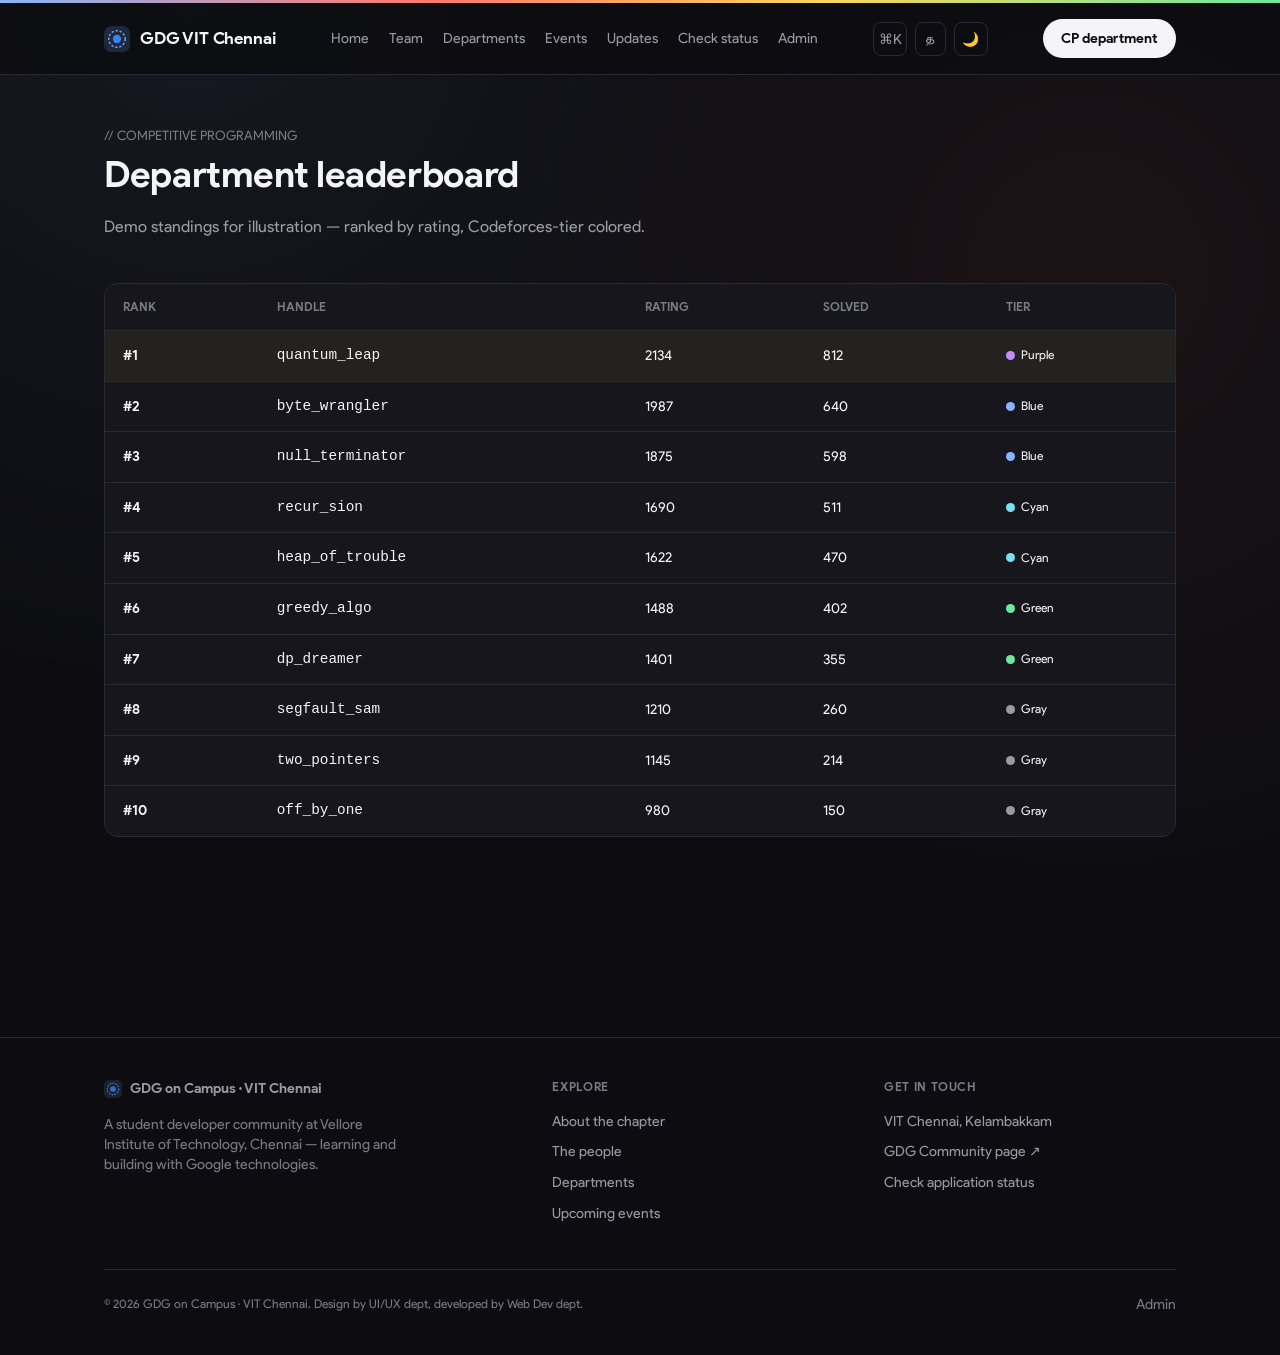
<file: gdg-portal/leaderboard.html>
<!DOCTYPE html>
<html lang="en">
<head>
<meta charset="UTF-8" />
<meta name="viewport" content="width=device-width, initial-scale=1.0" />
<title>CP Leaderboard — GDG VIT Chennai</title>
<link rel="icon" href="assets/img/gdg.svg" />
<link rel="stylesheet" href="css/style.css" />
<link rel="stylesheet" href="css/form.css" />
<link rel="stylesheet" href="css/community.css" />
<link rel="stylesheet" href="css/leaderboard.css" />
<link rel="manifest" href="manifest.json" />
<meta name="theme-color" content="#0d0d11" />
<link rel="apple-touch-icon" href="assets/img/icon-192.png" />
<script>
(function(){
  try {
    var t = localStorage.getItem("gdg_theme");
    if (t === "light") document.documentElement.setAttribute("data-theme", "light");
  } catch(e) {}
})();
</script>
</head>
<body>
<div class="brand-stripe"></div>
<noscript><style>body{opacity:1 !important;}</style></noscript>
<a href="#main-content" class="skip-link">Skip to main content</a>


<nav class="nav">
  <div class="nav-inner">
    <a href="index.html" class="nav-brand">
      <img src="assets/img/gdg.svg" alt="" />
      GDG VIT Chennai
    </a>
    <div class="nav-links">
      <a href="index.html" data-i18n="nav.home">Home</a>
      <a href="index.html#team" data-i18n="nav.team">Team</a>
      <a href="departments.html" data-i18n="nav.departments">Departments</a>
      <a href="index.html#events" data-i18n="nav.events">Events</a>
      <a href="updates.html" data-i18n="nav.updates">Updates</a>
      <a href="status.html" data-i18n="nav.status">Check status</a>
      <a href="admin.html" data-i18n="nav.admin">Admin</a>
    </div>
    <div class="nav-actions">
      <button class="icon-btn search-trigger" aria-label="Search / quick nav (Ctrl+K)" title="Quick nav (Ctrl+K or /)">⌘K</button>
      <button class="icon-btn lang-toggle" aria-label="Switch language">த</button>
      <button class="icon-btn theme-toggle" aria-label="Toggle light/dark theme" title="Toggle theme">
        <span class="icon-moon">🌙</span><span class="icon-sun">☀️</span>
      </button>
    </div>
    <a href="dept.html?dept=competitive-programming" class="nav-cta">CP department</a>
    <button class="nav-toggle" aria-label="Toggle menu" aria-expanded="false"><span></span></button>
  </div>
</nav>

<main id="main-content" class="container" style="padding-top:48px; padding-bottom:100px;">
  <div class="section-head">
    <span class="eyebrow">// COMPETITIVE PROGRAMMING</span>
    <h2>Department leaderboard</h2>
    <p>Demo standings for illustration — ranked by rating, Codeforces-tier colored.</p>
  </div>

  <div class="lb-table-wrap">
    <table class="lb-table">
      <thead>
        <tr><th>Rank</th><th>Handle</th><th>Rating</th><th>Solved</th><th>Tier</th></tr>
      </thead>
      <tbody id="lb-tbody"></tbody>
    </table>
  </div>
</main>

<footer class="footer">
  <div class="container">
    <div class="footer-grid">
      <div class="footer-about">
        <div class="footer-brand">
          <img src="assets/img/gdg.svg" alt="" />
          <span>GDG on Campus · VIT Chennai</span>
        </div>
        <p data-i18n="footer.about">A student developer community at Vellore Institute of Technology, Chennai — learning and building with Google technologies.</p>
      </div>
      <div class="footer-col">
        <h4 data-i18n="footer.explore">Explore</h4>
        <a href="index.html#about" data-i18n="footer.about_link">About the chapter</a>
        <a href="index.html#team" data-i18n="footer.people">The people</a>
        <a href="departments.html" data-i18n="nav.departments">Departments</a>
        <a href="index.html#events" data-i18n="footer.events">Upcoming events</a>
      </div>
      <div class="footer-col">
        <h4 data-i18n="footer.contact">Get in touch</h4>
        <p data-i18n="footer.location">VIT Chennai, Kelambakkam</p>
        <a href="https://gdg.community.dev/gdg-on-campus-vellore-institute-of-technology-chennai-india/" target="_blank" rel="noopener" data-i18n="footer.community">GDG Community page ↗</a>
        <a href="status.html" data-i18n="footer.status">Check application status</a>
      </div>
    </div>
    <div class="footer-inner">
      <span class="footer-credit">© <span data-year></span> GDG on Campus · VIT Chennai. Design by UI/UX dept, developed by Web Dev dept.</span>
      <div class="footer-links"><a href="admin.html" data-i18n="nav.admin">Admin</a></div>
    </div>
  </div>
</footer>

<script src="js/departments-data.js"></script>
<script src="js/leaderboard-data.js"></script>
<script src="js/main.js"></script>
<script src="js/leaderboard.js"></script>
<script src="js/theme.js"></script>
<script src="js/i18n.js"></script>
<script src="js/command-palette.js"></script>
</body>
</html>
</file>
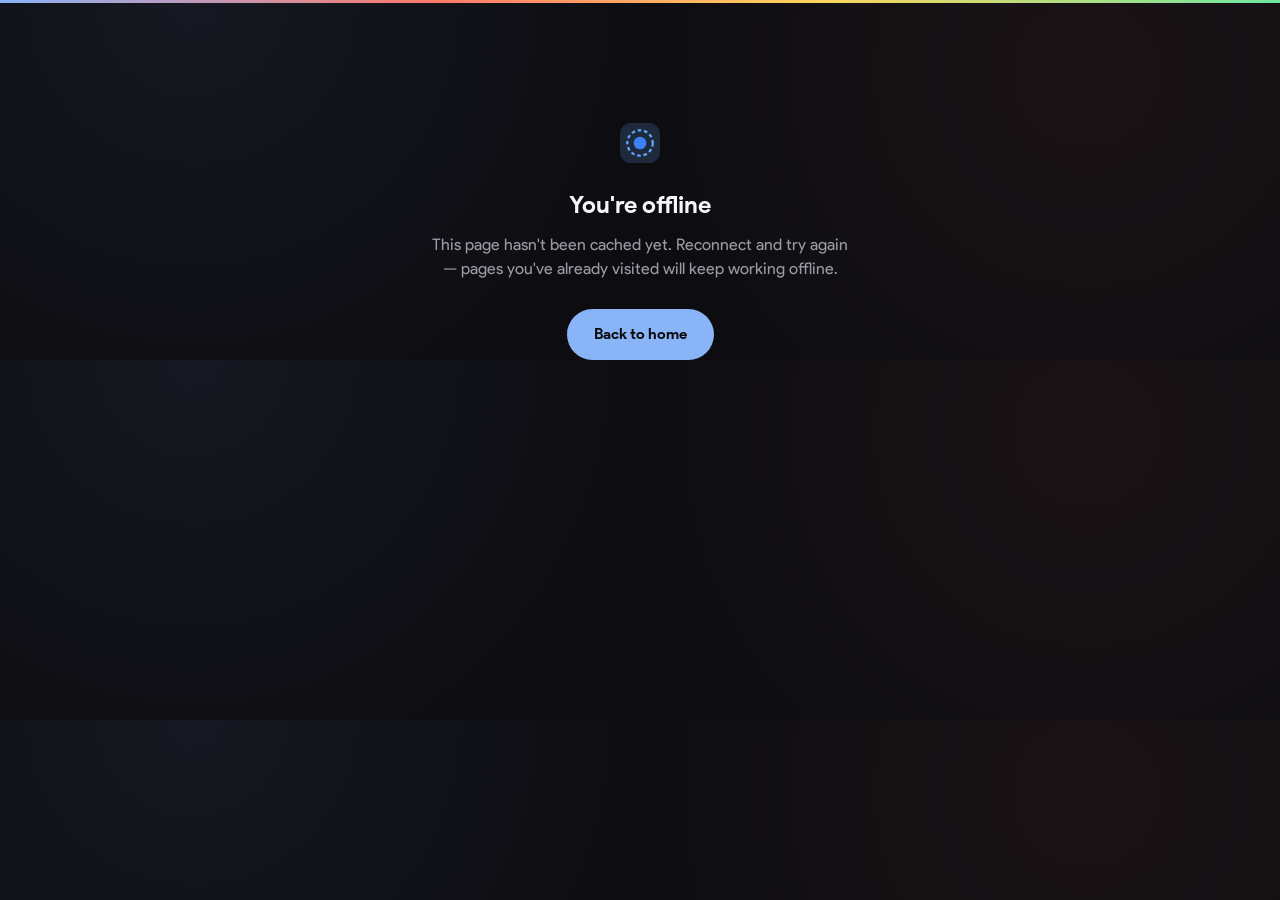
<file: gdg-portal/offline.html>
<!DOCTYPE html>
<html lang="en">
<head>
<meta charset="UTF-8" />
<meta name="viewport" content="width=device-width, initial-scale=1.0" />
<title>You're offline — GDG VIT Chennai</title>
<link rel="icon" href="assets/img/gdg.svg" />
<link rel="stylesheet" href="css/style.css" />
<link rel="manifest" href="manifest.json" />
<meta name="theme-color" content="#0d0d11" />
<link rel="apple-touch-icon" href="assets/img/icon-192.png" />
<script>
(function(){
  try {
    var t = localStorage.getItem("gdg_theme");
    if (t === "light") document.documentElement.setAttribute("data-theme", "light");
  } catch(e) {}
})();
</script>
</head>
<body>
<div class="brand-stripe"></div>
<noscript><style>body{opacity:1 !important;}</style></noscript>
<a href="#main-content" class="skip-link">Skip to main content</a>

<main id="main-content" class="container" style="max-width:480px; text-align:center; padding-top:120px;">
  <img src="assets/img/gdg.svg" alt="" style="width:40px; margin:0 auto 24px;" />
  <h1 style="font-size:1.5rem; margin:0 0 10px;">You're offline</h1>
  <p style="color:var(--text-muted); margin:0 0 28px;">
    This page hasn't been cached yet. Reconnect and try again — pages you've
    already visited will keep working offline.
  </p>
  <a href="index.html" class="btn btn-primary">Back to home</a>
</main>
</body>
</html>
</file>
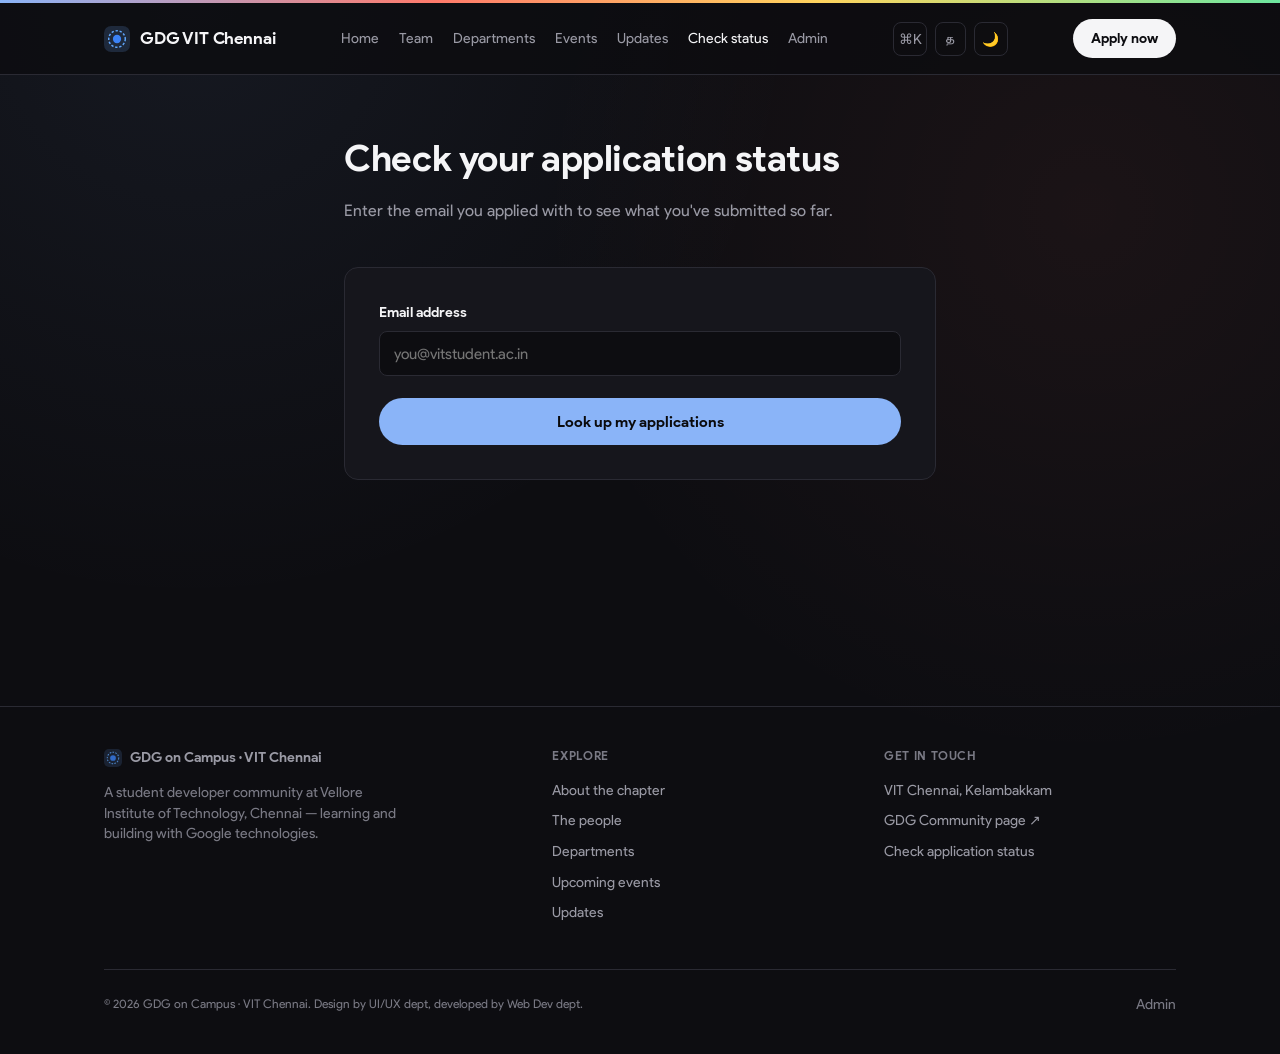
<file: gdg-portal/status.html>
<!DOCTYPE html>
<html lang="en">
<head>
<meta charset="UTF-8" />
<meta name="viewport" content="width=device-width, initial-scale=1.0" />
<title>Check status — GDG VIT Chennai</title>
<link rel="icon" href="assets/img/gdg.svg" />
<link rel="stylesheet" href="css/style.css" />
<link rel="stylesheet" href="css/form.css" />
<link rel="stylesheet" href="css/community.css" />
<link rel="manifest" href="manifest.json" />
<meta name="theme-color" content="#0d0d11" />
<link rel="apple-touch-icon" href="assets/img/icon-192.png" />
<script>
(function(){
  try {
    var t = localStorage.getItem("gdg_theme");
    if (t === "light") document.documentElement.setAttribute("data-theme", "light");
  } catch(e) {}
})();
</script>
</head>
<body>
<div class="brand-stripe"></div>
<noscript><style>body{opacity:1 !important;}</style></noscript>
<a href="#main-content" class="skip-link">Skip to main content</a>


<nav class="nav">
  <div class="nav-inner">
    <a href="index.html" class="nav-brand">
      <img src="assets/img/gdg.svg" alt="" />
      GDG VIT Chennai
    </a>
    <div class="nav-links">
      <a href="index.html" data-i18n="nav.home">Home</a>
      <a href="index.html#team" data-i18n="nav.team">Team</a>
      <a href="departments.html" data-i18n="nav.departments">Departments</a>
      <a href="index.html#events" data-i18n="nav.events">Events</a>
      <a href="updates.html" data-i18n="nav.updates">Updates</a>
      <a href="status.html" class="active" data-i18n="nav.status">Check status</a>
      <a href="admin.html" data-i18n="nav.admin">Admin</a>
    </div>
    <div class="nav-actions">
      <button class="icon-btn search-trigger" aria-label="Search / quick nav (Ctrl+K)" title="Quick nav (Ctrl+K or /)">⌘K</button>
      <button class="icon-btn lang-toggle" aria-label="Switch language">த</button>
      <button class="icon-btn theme-toggle" aria-label="Toggle light/dark theme" title="Toggle theme">
        <span class="icon-moon">🌙</span><span class="icon-sun">☀️</span>
      </button>
    </div>
    <a href="departments.html" class="nav-cta">Apply now</a>
    <button class="nav-toggle" aria-label="Toggle menu" aria-expanded="false"><span></span></button>
  </div>
</nav>

<main id="main-content" class="container" style="max-width: 640px; padding-top: 56px; padding-bottom: 100px;">
  <div class="section-head">
    <h2>Check your application status</h2>
    <p>Enter the email you applied with to see what you've submitted so far.</p>
  </div>

  <form id="status-form" class="form-card" style="margin-bottom: 26px;" novalidate>
    <div class="field" data-field="email">
      <label for="lookup-email">Email address</label>
      <input id="lookup-email" name="email" type="email" placeholder="you@vitstudent.ac.in" />
      <p class="error">Enter the email you used to apply.</p>
    </div>
    <button type="submit" class="btn btn-primary btn-block">Look up my applications</button>
  </form>

  <div id="status-note" class="form-note" style="display:none;">
    This looks up submissions stored in <em>this browser</em> — if you applied
    from a different device or browser, this won't find them (there's no
    shared server behind this demo). See the admin page's note for why.
  </div>

  <div id="status-results"></div>
</main>

<footer class="footer">
  <div class="container">
    <div class="footer-grid">
      <div class="footer-about">
        <div class="footer-brand">
          <img src="assets/img/gdg.svg" alt="" />
          <span>GDG on Campus · VIT Chennai</span>
        </div>
        <p data-i18n="footer.about">A student developer community at Vellore Institute of Technology, Chennai — learning and building with Google technologies.</p>
      </div>
      <div class="footer-col">
        <h4 data-i18n="footer.explore">Explore</h4>
        <a href="index.html#about" data-i18n="footer.about_link">About the chapter</a>
        <a href="index.html#team" data-i18n="footer.people">The people</a>
        <a href="departments.html" data-i18n="nav.departments">Departments</a>
        <a href="index.html#events" data-i18n="footer.events">Upcoming events</a>
        <a href="updates.html" data-i18n="nav.updates">Updates</a>
      </div>
      <div class="footer-col">
        <h4 data-i18n="footer.contact">Get in touch</h4>
        <p data-i18n="footer.location">VIT Chennai, Kelambakkam</p>
        <a href="https://gdg.community.dev/gdg-on-campus-vellore-institute-of-technology-chennai-india/" target="_blank" rel="noopener" data-i18n="footer.community">GDG Community page ↗</a>
        <a href="status.html" data-i18n="footer.status">Check application status</a>
      </div>
    </div>
    <div class="footer-inner">
      <span class="footer-credit">© <span data-year></span> GDG on Campus · VIT Chennai. Design by UI/UX dept, developed by Web Dev dept.</span>
      <div class="footer-links">
        <a href="admin.html" data-i18n="nav.admin">Admin</a>
      </div>
    </div>
  </div>
</footer>

<script src="js/departments-data.js"></script>
<script src="js/storage.js"></script>
<script src="js/main.js"></script>
<script src="js/status.js"></script>
<script src="js/theme.js"></script>
<script src="js/i18n.js"></script>
<script src="js/command-palette.js"></script>
</body>
</html>
</file>
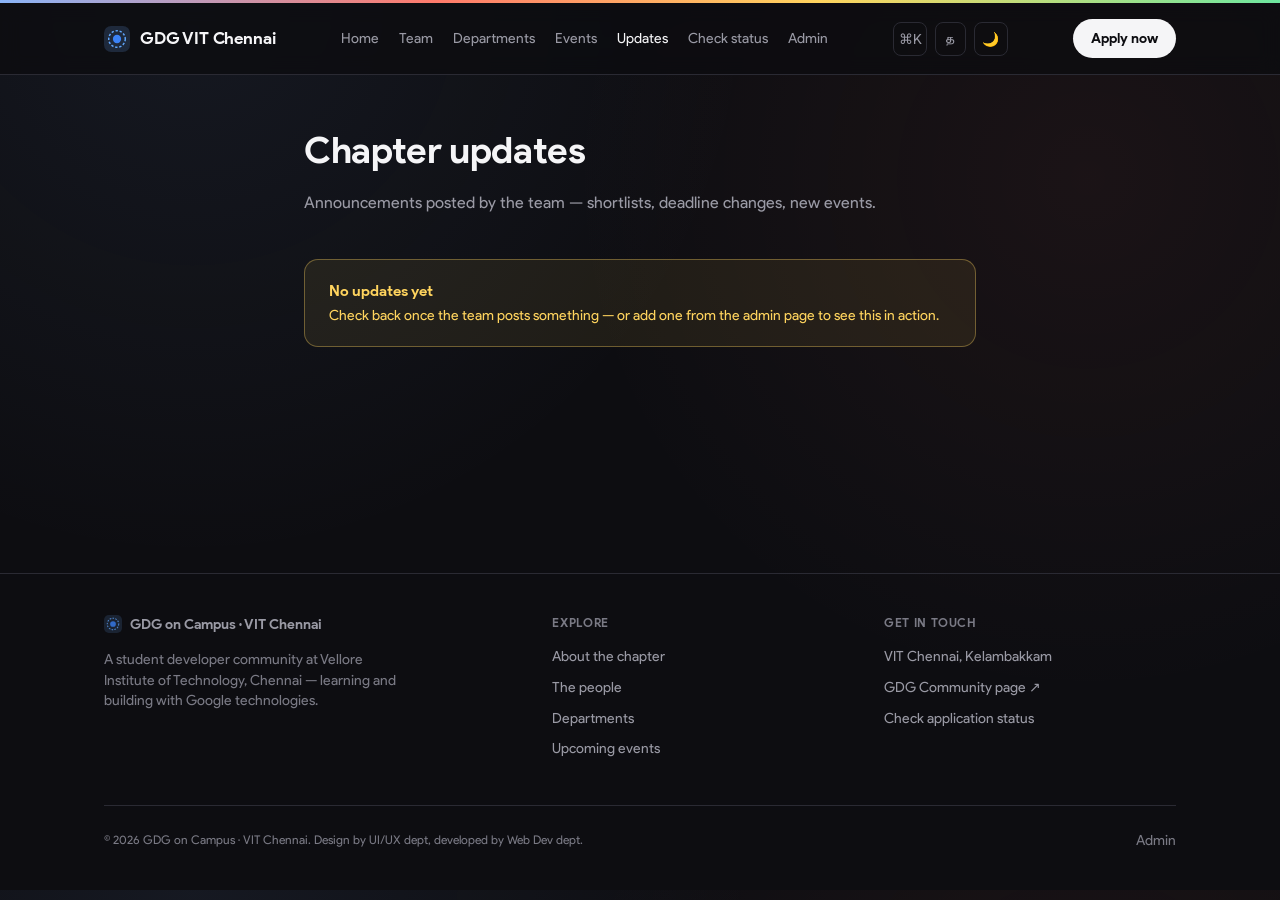
<file: gdg-portal/updates.html>
<!DOCTYPE html>
<html lang="en">
<head>
<meta charset="UTF-8" />
<meta name="viewport" content="width=device-width, initial-scale=1.0" />
<title>Updates — GDG VIT Chennai</title>
<link rel="icon" href="assets/img/gdg.svg" />
<link rel="stylesheet" href="css/style.css" />
<link rel="stylesheet" href="css/form.css" />
<link rel="stylesheet" href="css/community.css" />
<link rel="manifest" href="manifest.json" />
<meta name="theme-color" content="#0d0d11" />
<link rel="apple-touch-icon" href="assets/img/icon-192.png" />
<script>
(function(){
  try {
    var t = localStorage.getItem("gdg_theme");
    if (t === "light") document.documentElement.setAttribute("data-theme", "light");
  } catch(e) {}
})();
</script>
</head>
<body>
<div class="brand-stripe"></div>
<noscript><style>body{opacity:1 !important;}</style></noscript>
<a href="#main-content" class="skip-link">Skip to main content</a>


<nav class="nav">
  <div class="nav-inner">
    <a href="index.html" class="nav-brand">
      <img src="assets/img/gdg.svg" alt="" />
      GDG VIT Chennai
    </a>
    <div class="nav-links">
      <a href="index.html" data-i18n="nav.home">Home</a>
      <a href="index.html#team" data-i18n="nav.team">Team</a>
      <a href="departments.html" data-i18n="nav.departments">Departments</a>
      <a href="index.html#events" data-i18n="nav.events">Events</a>
      <a href="updates.html" class="active" data-i18n="nav.updates">Updates</a>
      <a href="status.html" data-i18n="nav.status">Check status</a>
      <a href="admin.html" data-i18n="nav.admin">Admin</a>
    </div>
    <div class="nav-actions">
      <button class="icon-btn search-trigger" aria-label="Search / quick nav (Ctrl+K)" title="Quick nav (Ctrl+K or /)">⌘K</button>
      <button class="icon-btn lang-toggle" aria-label="Switch language">த</button>
      <button class="icon-btn theme-toggle" aria-label="Toggle light/dark theme" title="Toggle theme">
        <span class="icon-moon">🌙</span><span class="icon-sun">☀️</span>
      </button>
    </div>
    <a href="departments.html" class="nav-cta">Apply now</a>
    <button class="nav-toggle" aria-label="Toggle menu" aria-expanded="false"><span></span></button>
  </div>
</nav>

<main id="main-content" class="container" style="max-width: 720px; padding-top: 48px; padding-bottom: 100px;">
  <div class="section-head">
    <h2>Chapter updates</h2>
    <p>Announcements posted by the team — shortlists, deadline changes, new events.</p>
  </div>
  <div id="updates-list"></div>
</main>

<footer class="footer">
  <div class="container">
    <div class="footer-grid">
      <div class="footer-about">
        <div class="footer-brand">
          <img src="assets/img/gdg.svg" alt="" />
          <span>GDG on Campus · VIT Chennai</span>
        </div>
        <p data-i18n="footer.about">A student developer community at Vellore Institute of Technology, Chennai — learning and building with Google technologies.</p>
      </div>
      <div class="footer-col">
        <h4 data-i18n="footer.explore">Explore</h4>
        <a href="index.html#about" data-i18n="footer.about_link">About the chapter</a>
        <a href="index.html#team" data-i18n="footer.people">The people</a>
        <a href="departments.html" data-i18n="nav.departments">Departments</a>
        <a href="index.html#events" data-i18n="footer.events">Upcoming events</a>
      </div>
      <div class="footer-col">
        <h4 data-i18n="footer.contact">Get in touch</h4>
        <p data-i18n="footer.location">VIT Chennai, Kelambakkam</p>
        <a href="https://gdg.community.dev/gdg-on-campus-vellore-institute-of-technology-chennai-india/" target="_blank" rel="noopener" data-i18n="footer.community">GDG Community page ↗</a>
        <a href="status.html" data-i18n="footer.status">Check application status</a>
      </div>
    </div>
    <div class="footer-inner">
      <span class="footer-credit">© <span data-year></span> GDG on Campus · VIT Chennai. Design by UI/UX dept, developed by Web Dev dept.</span>
      <div class="footer-links"><a href="admin.html" data-i18n="nav.admin">Admin</a></div>
    </div>
  </div>
</footer>

<script src="js/departments-data.js"></script>
<script src="js/storage.js"></script>
<script src="js/main.js"></script>
<script>
document.addEventListener("DOMContentLoaded", () => {
  const list = document.getElementById("updates-list");
  const posts = Announcements.getAll();
  if (!posts.length) {
    list.innerHTML = `
      <div class="state-banner warn">
        <div><strong>No updates yet</strong><p>Check back once the team posts something — or add one from the <a href="admin.html">admin page</a> to see this in action.</p></div>
      </div>
    `;
    return;
  }
  list.innerHTML = posts.map((p) => `
    <div class="form-card" style="margin-bottom:16px;">
      <h3 style="margin:0 0 8px;">${p.title.replace(/</g, "&lt;")}</h3>
      <p style="color:var(--text-muted); margin:0 0 12px;">${p.body.replace(/</g, "&lt;")}</p>
      <p style="color:var(--text-faint); font-size:0.8rem; margin:0;">${new Date(p.createdAt).toLocaleDateString(undefined, { day: "numeric", month: "short", year: "numeric" })}</p>
    </div>
  `).join("");
});
</script>
<script src="js/theme.js"></script>
<script src="js/i18n.js"></script>
<script src="js/command-palette.js"></script>
</body>
</html>
</file>
<file: gdg-portal/css/style.css>
/* ===========================================================
   GDG VIT Chennai — Recruitment Portal (vanilla rebuild)
   =========================================================== */

@font-face {
  font-family: "Product Sans";
  src: url("../assets/fonts/ProductSansRegular.ttf") format("truetype");
  font-weight: 400;
  font-style: normal;
  font-display: swap;
}
@font-face {
  font-family: "Product Sans";
  src: url("../assets/fonts/Product Sans Bold.ttf") format("truetype");
  font-weight: 700;
  font-style: normal;
  font-display: swap;
}
@font-face {
  font-family: "Product Sans";
  src: url("../assets/fonts/Product Sans Italic.ttf") format("truetype");
  font-weight: 400;
  font-style: italic;
  font-display: swap;
}
@font-face {
  font-family: "Product Sans";
  src: url("../assets/fonts/Product Sans Bold Italic.ttf") format("truetype");
  font-weight: 700;
  font-style: italic;
  font-display: swap;
}

:root {
  /* --- color tokens --- */
  --bg: #0d0d11;
  --bg-raised: #16161c;
  --bg-raised-2: #1d1d24;
  --border: #2a2a33;
  --text: #f5f5f7;
  --text-muted: #9a9aa5;
  --text-faint: #7a7a85;

  --blue: #8ab4f8;
  --coral: #ff7a6b;
  --yellow: #ffd45e;
  --green: #6ee7a0;

  --danger: #ff6b6b;
  --danger-bg: #2a1616;

  /* Same hues, but darkened enough to hit WCAG AA (4.5:1) when used
     as small text/borders rather than large decorative fills. Equal
     to their bright counterparts by default; overridden for light
     theme below, where the bright versions don't have enough
     contrast against a white/near-white surface. */
  --coral-text: var(--coral);
  --yellow-text: var(--yellow);
  --green-text: var(--green);

  /* --- type --- */
  --font: "Product Sans", -apple-system, BlinkMacSystemFont, "Segoe UI", sans-serif;

  /* --- shape/spacing --- */
  --radius: 14px;
  --radius-sm: 8px;
  --container: 1120px;
  --focus-ring: 0 0 0 3px rgba(138, 180, 248, 0.45);
}

[data-theme="light"] {
  --bg: #f7f7f9;
  --bg-raised: #ffffff;
  --bg-raised-2: #eef0f4;
  --border: #e1e1e8;
  --text: #14141a;
  --text-muted: #52525c;
  --text-faint: #707079;
  --danger-bg: #fdeceb;
  --danger: #c15151;
  --coral-text: #b7574d;
  --yellow-text: #897232;
  --green-text: #3d8159;
}
[data-theme="light"] body {
  background-image:
    radial-gradient(circle at 15% 0%, rgba(26, 115, 232, 0.05), transparent 40%),
    radial-gradient(circle at 85% 20%, rgba(217, 48, 37, 0.04), transparent 40%);
}

* { box-sizing: border-box; }

html {
  scroll-behavior: smooth;
}

@media (prefers-reduced-motion: reduce) {
  html { scroll-behavior: auto; }
  *, *::before, *::after {
    animation-duration: 0.01ms !important;
    animation-iteration-count: 1 !important;
    transition-duration: 0.01ms !important;
  }
}

body {
  margin: 0;
  background: var(--bg);
  background-image:
    radial-gradient(circle at 15% 0%, rgba(138, 180, 248, 0.07), transparent 40%),
    radial-gradient(circle at 85% 20%, rgba(255, 122, 107, 0.06), transparent 40%);
  color: var(--text);
  font-family: var(--font);
  line-height: 1.5;
  -webkit-font-smoothing: antialiased;
}

img { max-width: 100%; display: block; }

a { color: inherit; text-decoration: none; }

button, input, select, textarea {
  font-family: inherit;
  color: inherit;
}

:focus-visible {
  outline: none;
  box-shadow: var(--focus-ring);
  border-radius: var(--radius-sm);
}

.container {
  max-width: var(--container);
  margin: 0 auto;
  padding: 0 24px;
}

/* ---------- nav ---------- */
.nav {
  position: sticky;
  top: 0;
  z-index: 50;
  background: color-mix(in srgb, var(--bg) 82%, transparent);
  backdrop-filter: blur(10px);
  border-bottom: 1px solid var(--border);
}
.nav-inner {
  display: flex;
  align-items: center;
  justify-content: space-between;
  padding: 16px 24px;
  max-width: var(--container);
  margin: 0 auto;
}
.nav-brand {
  display: flex;
  align-items: center;
  gap: 10px;
  font-weight: 700;
  font-size: 1.05rem;
  letter-spacing: -0.01em;
  white-space: nowrap;
  flex-shrink: 0;
}
.nav-brand img { width: 26px; height: 26px; }
.nav-links {
  display: flex;
  gap: 20px;
  align-items: center;
}
.nav-links a {
  font-size: 0.86rem;
  color: var(--text-muted);
  white-space: nowrap;
  transition: color 0.15s ease;
}
.nav-links a:hover, .nav-links a.active { color: var(--text); }
.nav-cta {
  background: var(--text);
  color: var(--bg);
  padding: 9px 18px;
  border-radius: 999px;
  font-weight: 700;
  font-size: 0.88rem;
  transition: transform 0.15s ease, opacity 0.15s ease;
}
.nav-cta:hover { transform: translateY(-1px); opacity: 0.92; }

.nav-toggle {
  display: none;
  background: none;
  border: 1px solid var(--border);
  border-radius: var(--radius-sm);
  width: 38px;
  height: 38px;
  align-items: center;
  justify-content: center;
  cursor: pointer;
}
.nav-toggle span, .nav-toggle span::before, .nav-toggle span::after {
  content: "";
  display: block;
  width: 16px;
  height: 2px;
  background: var(--text);
  position: relative;
  transition: transform 0.2s ease;
}
.nav-toggle span::before { position: absolute; top: -5px; }
.nav-toggle span::after { position: absolute; top: 5px; }

/* ---------- nav action icons (search / lang / theme) ---------- */
.nav-actions {
  display: flex;
  gap: 8px;
  align-items: center;
}
.icon-btn {
  width: 34px;
  height: 34px;
  border-radius: var(--radius-sm);
  border: 1px solid var(--border);
  background: transparent;
  display: flex;
  align-items: center;
  justify-content: center;
  cursor: pointer;
  color: var(--text-muted);
  font-size: 0.86rem;
  transition: border-color 0.15s ease, color 0.15s ease;
  flex-shrink: 0;
}
.icon-btn:hover { border-color: var(--text-muted); color: var(--text); }
.lang-toggle { width: auto; padding: 0 10px; font-size: 0.72rem; font-weight: 700; letter-spacing: 0.02em; }
.theme-toggle .icon-sun { display: none; }
[data-theme="light"] .theme-toggle .icon-moon { display: none; }
[data-theme="light"] .theme-toggle .icon-sun { display: block; }

/* ---------- command palette ---------- */
.cmdk-overlay {
  position: fixed;
  inset: 0;
  background: rgba(5, 5, 8, 0.6);
  backdrop-filter: blur(2px);
  z-index: 200;
  display: none;
  align-items: flex-start;
  justify-content: center;
  padding-top: 12vh;
}
.cmdk-overlay.open { display: flex; }
.cmdk-box {
  width: min(560px, 92vw);
  background: var(--bg-raised);
  border: 1px solid var(--border);
  border-radius: 14px;
  overflow: hidden;
  box-shadow: 0 20px 60px rgba(0, 0, 0, 0.4);
}
.cmdk-input-row {
  display: flex;
  align-items: center;
  gap: 10px;
  padding: 14px 18px;
  border-bottom: 1px solid var(--border);
}
.cmdk-input-row svg { flex-shrink: 0; opacity: 0.5; }
.cmdk-input {
  flex: 1;
  background: none;
  border: none;
  font-size: 1rem;
  color: var(--text);
  outline: none;
}
.cmdk-input::placeholder { color: var(--text-faint); }
.cmdk-hint {
  font-size: 0.7rem;
  color: var(--text-faint);
  border: 1px solid var(--border);
  border-radius: 5px;
  padding: 2px 6px;
  flex-shrink: 0;
}
.cmdk-results {
  max-height: 340px;
  overflow-y: auto;
  padding: 8px;
}
.cmdk-item {
  display: flex;
  align-items: center;
  gap: 12px;
  padding: 11px 12px;
  border-radius: var(--radius-sm);
  cursor: pointer;
  font-size: 0.9rem;
}
.cmdk-item .cmdk-icon {
  width: 28px; height: 28px;
  border-radius: 7px;
  background: var(--bg);
  border: 1px solid var(--border);
  display: flex; align-items: center; justify-content: center;
  flex-shrink: 0;
  font-size: 0.8rem;
}
.cmdk-item .cmdk-meta { color: var(--text-faint); font-size: 0.78rem; margin-left: auto; }
.cmdk-item.active { background: color-mix(in srgb, var(--blue) 14%, transparent); }
.cmdk-empty { padding: 28px 16px; text-align: center; color: var(--text-faint); font-size: 0.88rem; }

/* ---------- application detail modal ---------- */
.detail-box { width: min(600px, 92vw); }
.detail-header {
  display: flex;
  justify-content: space-between;
  align-items: flex-start;
  gap: 16px;
  padding: 18px 20px;
  border-bottom: 1px solid var(--border);
}
.detail-header h3 { margin: 0 0 4px; font-size: 1.05rem; }
.detail-sub { margin: 0; font-size: 0.82rem; color: var(--text-faint); }
.detail-body {
  max-height: 60vh;
  overflow-y: auto;
  padding: 20px;
}
.qa-pair { margin-bottom: 20px; }
.qa-pair:last-child { margin-bottom: 0; }
.qa-q { margin: 0 0 6px; font-size: 0.84rem; font-weight: 700; color: var(--text-faint); }
.qa-a { margin: 0; font-size: 0.92rem; line-height: 1.55; white-space: pre-wrap; }

@media (max-width: 1040px) {
  .nav-links {
    display: none;
    position: absolute;
    top: 100%;
    left: 0;
    right: 0;
    flex-direction: column;
    align-items: flex-start;
    gap: 4px;
    padding: 10px 24px 18px;
    background: var(--bg);
    border-bottom: 1px solid var(--border);
  }
  .nav-links.open { display: flex; }
  .nav-links a { padding: 10px 0; width: 100%; }
  .nav-toggle { display: flex; }
  .nav-cta { display: none; }
}

/* ---------- buttons ---------- */
.btn {
  display: inline-flex;
  align-items: center;
  justify-content: center;
  gap: 8px;
  padding: 13px 26px;
  border-radius: 999px;
  font-weight: 700;
  font-size: 0.95rem;
  border: 1px solid transparent;
  cursor: pointer;
  transition: transform 0.15s ease, opacity 0.15s ease, background 0.15s ease;
}
.btn:hover { transform: translateY(-1px); }
.btn:active { transform: translateY(0); }
.btn-primary { background: var(--blue); color: #0a0a0c; }
.btn-primary:hover { opacity: 0.9; }
.btn-ghost { background: transparent; border-color: var(--border); color: var(--text); }
.btn-ghost:hover { border-color: var(--text-muted); }
.btn-block { width: 100%; }
.btn[disabled] { opacity: 0.5; cursor: not-allowed; transform: none; }

/* ---------- footer ---------- */
.footer {
  border-top: 1px solid var(--border);
  margin-top: 100px;
  padding: 40px 0;
}
.footer-inner {
  display: flex;
  justify-content: space-between;
  align-items: center;
  flex-wrap: wrap;
  gap: 16px;
}
.footer-brand {
  display: flex;
  align-items: center;
  gap: 8px;
  font-weight: 700;
  color: var(--text-muted);
  font-size: 0.9rem;
}
.footer-brand img { width: 18px; height: 18px; opacity: 0.8; }
.footer-links { display: flex; gap: 20px; }
.footer-links a { color: var(--text-faint); font-size: 0.85rem; }
.footer-links a:hover { color: var(--text-muted); }

/* ---------- utility ---------- */
.eyebrow {
  font-size: 0.8rem;
  color: var(--text-faint);
  margin: 0 0 10px;
}
.section { padding: 90px 0; }
.section-head { max-width: 620px; margin-bottom: 44px; }
.section-head h2 { font-size: clamp(1.7rem, 3vw, 2.3rem); margin: 0 0 12px; letter-spacing: -0.01em; }
.section-head p { color: var(--text-muted); margin: 0; font-size: 1.02rem; }

.pill {
  display: inline-flex;
  align-items: center;
  gap: 6px;
  padding: 5px 12px;
  border-radius: 999px;
  border: 1px solid var(--border);
  font-size: 0.78rem;
  color: var(--text-muted);
}

.visually-hidden {
  position: absolute;
  width: 1px; height: 1px;
  overflow: hidden;
  clip: rect(0 0 0 0);
  white-space: nowrap;
}

/* ---------- skip link ---------- */
.skip-link {
  position: absolute;
  top: -60px;
  left: 12px;
  z-index: 300;
  background: var(--text);
  color: var(--bg);
  padding: 10px 18px;
  border-radius: var(--radius-sm);
  font-weight: 700;
  font-size: 0.86rem;
  transition: top 0.15s ease;
}
.skip-link:focus {
  top: 12px;
}

/* ---------- brand stripe ----------
   The four Google colors, present consistently site-wide as a signature
   mark rather than scattered decoration. Deliberately simple: one thin
   gradient bar, same on every page, so it reads as a brand element. */
.brand-stripe {
  height: 3px;
  background: linear-gradient(90deg, var(--blue) 0%, var(--coral) 34%, var(--yellow) 64%, var(--green) 100%);
}

/* ---------- page transition ---------- */
body {
  opacity: 0;
  transition: opacity 0.28s ease;
  animation: force-visible 0s 1.2s forwards;
}
@keyframes force-visible { to { opacity: 1; } }
body.page-loaded { opacity: 1; }
body.page-leaving { opacity: 0; }

/* ---------- reveal on scroll ---------- */
.reveal {
  opacity: 0;
  transform: translateY(16px);
  transition: opacity 0.55s ease, transform 0.55s ease;
}
.reveal.in-view {
  opacity: 1;
  transform: none;
}
/* Stagger children within the same grid slightly for a nicer cascade. */
.dept-grid .reveal:nth-child(2n) { transition-delay: 0.05s; }
.dept-grid .reveal:nth-child(3n) { transition-delay: 0.1s; }
.team-grid .reveal:nth-child(3n+1) { transition-delay: 0.04s; }
.team-grid .reveal:nth-child(3n+2) { transition-delay: 0.08s; }
</file>
<file: gdg-portal/css/hero.css>
/* ---------- hero ---------- */
.hero {
  padding: 76px 0 60px;
  position: relative;
  overflow: hidden;
}
.hero::before {
  content: "";
  position: absolute;
  inset: 0;
  pointer-events: none;
  background: radial-gradient(
    320px circle at var(--mx, 50%) var(--my, 50%),
    rgba(138, 180, 248, 0.10),
    transparent 70%
  );
  opacity: 0;
  transition: opacity 0.3s ease;
}
.hero:hover::before { opacity: 1; }
.hero-grid {
  display: grid;
  grid-template-columns: 1.15fr 0.85fr;
  gap: 56px;
  align-items: center;
}
.hero h1 {
  font-size: clamp(2.4rem, 5vw, 3.6rem);
  line-height: 1.06;
  letter-spacing: -0.02em;
  margin: 18px 0 20px;
}
.hero .lede {
  font-size: 1.1rem;
  color: var(--text-muted);
  max-width: 46ch;
  margin: 0 0 32px;
}
.hero-actions {
  display: flex;
  gap: 14px;
  flex-wrap: wrap;
  margin-bottom: 40px;
}
.hero-stats {
  display: flex;
  gap: 32px;
  flex-wrap: wrap;
}
.hero-stat b {
  display: block;
  font-size: 1.5rem;
  letter-spacing: -0.01em;
}
.hero-stat span {
  font-size: 0.82rem;
  color: var(--text-faint);
}

/* ---------- countdown ticket ---------- */
/* ---------- countdown ticket ---------- */
.ticket-frame {
  position: relative;
}
.ticket-frame::before {
  content: "";
  position: absolute;
  inset: -34px;
  z-index: 0;
  border-radius: 30px;
  background:
    radial-gradient(circle at 12% 15%, rgba(138, 180, 248, 0.35), transparent 42%),
    radial-gradient(circle at 88% 20%, rgba(255, 122, 107, 0.30), transparent 42%),
    radial-gradient(circle at 85% 88%, rgba(255, 212, 94, 0.28), transparent 42%),
    radial-gradient(circle at 10% 85%, rgba(110, 231, 160, 0.30), transparent 42%);
  filter: blur(30px);
  opacity: 0.8;
  animation: ticket-glow-drift 10s ease-in-out infinite;
}
@keyframes ticket-glow-drift {
  0%, 100% { transform: scale(1) rotate(0deg); opacity: 0.75; }
  50% { transform: scale(1.06) rotate(2deg); opacity: 0.95; }
}
.ticket {
  background: var(--bg-raised);
  border: 1px solid var(--border);
  border-radius: 20px;
  padding: 30px 26px;
  position: relative;
  z-index: 1;
}
.ticket::before, .ticket::after {
  content: "";
  position: absolute;
  width: 24px;
  height: 24px;
  background: var(--bg);
  border: 1px solid var(--border);
  border-radius: 50%;
  top: 50%;
  transform: translateY(-50%);
}
.ticket::before { left: -13px; }
.ticket::after { right: -13px; }
.ticket-label {
  font-size: 0.8rem;
  color: var(--text-faint);
  margin: 0 0 4px;
}
.ticket-dept {
  font-size: 1.15rem;
  font-weight: 700;
  margin: 0 0 22px;
}
.ticket-divider {
  border: none;
  border-top: 1px dashed var(--border);
  margin: 0 0 22px;
}
.countdown {
  display: grid;
  grid-template-columns: repeat(4, 1fr);
  gap: 10px;
}
.countdown-unit {
  background: var(--bg);
  border: 1px solid var(--border);
  border-radius: var(--radius-sm);
  padding: 14px 4px;
  text-align: center;
}
.countdown-unit strong {
  display: block;
  font-size: 1.6rem;
  font-variant-numeric: tabular-nums;
  letter-spacing: -0.02em;
}
.countdown-unit span {
  font-size: 0.68rem;
  color: var(--text-faint);
  text-transform: lowercase;
}
.countdown.expired .countdown-unit strong { color: var(--danger); }
.ticket-note {
  margin: 20px 0 0;
  font-size: 0.82rem;
  color: var(--text-faint);
}

/* ---------- info strip ---------- */
.info-strip {
  border-top: 1px solid var(--border);
  border-bottom: 1px solid var(--border);
  padding: 28px 0;
}
.info-strip-inner {
  display: grid;
  grid-template-columns: repeat(4, 1fr);
  gap: 24px;
}
.info-item h3 {
  margin: 0 0 6px;
  font-size: 1rem;
}
.info-item p {
  margin: 0;
  color: var(--text-muted);
  font-size: 0.88rem;
}

/* ---------- tracks preview ---------- */
.track-preview-grid {
  display: grid;
  grid-template-columns: repeat(4, 1fr);
  gap: 14px;
}
.track-chip {
  border: 1px solid var(--border);
  border-radius: var(--radius-sm);
  padding: 16px;
  display: flex;
  align-items: center;
  gap: 10px;
  font-size: 0.88rem;
  color: var(--text-muted);
}
.track-chip img { width: 20px; height: 20px; }

@media (max-width: 860px) {
  .hero-grid { grid-template-columns: 1fr; }
  .info-strip-inner { grid-template-columns: repeat(2, 1fr); }
  .track-preview-grid { grid-template-columns: repeat(2, 1fr); }
}
</file>
<file: gdg-portal/css/community.css>
/* ---------- team ---------- */
.team-group { margin-bottom: 40px; }
.team-group-label {
  font-size: 0.78rem;
  letter-spacing: 0.06em;
  text-transform: uppercase;
  color: var(--text-faint);
  margin: 0 0 18px;
}
.team-grid {
  display: grid;
  grid-template-columns: repeat(auto-fill, minmax(150px, 1fr));
  gap: 16px;
}
.team-card {
  display: flex;
  flex-direction: column;
  align-items: center;
  text-align: center;
  gap: 10px;
  padding: 18px 10px;
  border: 1px solid var(--border);
  border-radius: var(--radius);
  background: var(--bg-raised);
  transition: transform 0.15s ease, background 0.15s ease;
}
.team-card:hover { transform: translateY(-2px); background: var(--bg-raised-2); }
.avatar {
  width: 56px;
  height: 56px;
  border-radius: 50%;
  display: flex;
  align-items: center;
  justify-content: center;
  font-weight: 700;
  font-size: 1rem;
  color: #0a0a0c;
}
.team-card .name { font-size: 0.88rem; font-weight: 700; }
.team-card .role { font-size: 0.76rem; color: var(--text-faint); }

/* ---------- events ---------- */
.events-list { display: flex; flex-direction: column; gap: 12px; }
.event-row {
  display: flex;
  align-items: center;
  gap: 20px;
  padding: 18px 20px;
  border: 1px solid var(--border);
  border-radius: var(--radius);
  background: var(--bg-raised);
  transition: background 0.15s ease;
}
.event-row:hover { background: var(--bg-raised-2); }
.event-row.past { opacity: 0.55; }
.event-date {
  flex-shrink: 0;
  width: 62px;
  text-align: center;
  border-right: 1px solid var(--border);
  padding-right: 18px;
}
.event-date .month { font-size: 0.72rem; color: var(--coral-text); font-weight: 700; letter-spacing: 0.04em; }
.event-date .day { font-size: 1.4rem; font-weight: 700; letter-spacing: -0.02em; }
.event-info { flex-grow: 1; }
.event-info h4 { margin: 0 0 4px; font-size: 1rem; }
.event-info p { margin: 0; color: var(--text-faint); font-size: 0.84rem; }
.event-actions { display: flex; gap: 8px; align-items: center; flex-shrink: 0; }
.event-tag { font-size: 0.72rem; }

.events-toolbar {
  display: flex;
  justify-content: space-between;
  align-items: center;
  margin-bottom: 24px;
  gap: 12px;
  flex-wrap: wrap;
}

/* ---------- stats recap ---------- */
.recap {
  background: var(--bg-raised);
  border: 1px solid var(--border);
  border-radius: 20px;
  padding: 48px 40px;
  display: grid;
  grid-template-columns: 1.1fr 0.9fr;
  gap: 40px;
  align-items: center;
}
.recap-copy h2 { margin: 0 0 12px; font-size: clamp(1.5rem, 2.6vw, 2rem); }
.recap-copy p { color: var(--text-muted); margin: 0 0 26px; max-width: 46ch; }
.recap-stats { display: flex; gap: 36px; }
.recap-stat strong {
  display: block;
  font-size: 2.2rem;
  letter-spacing: -0.02em;
  font-variant-numeric: tabular-nums;
}
.recap-stat span { font-size: 0.8rem; color: var(--text-faint); }
.recap-visual {
  aspect-ratio: 4/3;
  border-radius: 16px;
  background:
    radial-gradient(circle at 30% 30%, rgba(138,180,248,0.25), transparent 55%),
    radial-gradient(circle at 70% 70%, rgba(255,122,107,0.2), transparent 55%),
    var(--bg-raised-2);
  border: 1px solid var(--border);
  display: flex;
  align-items: center;
  justify-content: center;
  color: var(--text-faint);
  font-size: 0.85rem;
}

@media (max-width: 860px) {
  .recap { grid-template-columns: 1fr; padding: 32px 26px; }
  .recap-stats { flex-wrap: wrap; row-gap: 20px; }
  .event-row { flex-wrap: wrap; }
}

/* ---------- footer (expanded) ---------- */
.footer-grid {
  display: grid;
  grid-template-columns: 1.4fr 1fr 1fr;
  gap: 40px;
  padding-bottom: 36px;
  margin-bottom: 24px;
  border-bottom: 1px solid var(--border);
}
.footer-about p {
  color: var(--text-faint);
  font-size: 0.85rem;
  max-width: 34ch;
  margin: 14px 0 0;
}
.footer-col h4 {
  font-size: 0.78rem;
  text-transform: uppercase;
  letter-spacing: 0.05em;
  color: var(--text-faint);
  margin: 0 0 14px;
}
.footer-col a, .footer-col p {
  display: block;
  color: var(--text-muted);
  font-size: 0.86rem;
  margin-bottom: 10px;
}
.footer-col a:hover { color: var(--text); }
.footer-credit {
  font-size: 0.78rem;
  color: var(--text-faint);
}

@media (max-width: 700px) {
  .footer-grid { grid-template-columns: 1fr; gap: 28px; }
}
</file>
<file: gdg-portal/css/departments.css>
.dept-toolbar {
  display: flex;
  gap: 10px;
  flex-wrap: wrap;
  margin-bottom: 36px;
}
.dept-filter {
  padding: 9px 16px;
  border-radius: 999px;
  border: 1px solid var(--border);
  background: transparent;
  color: var(--text-muted);
  font-size: 0.85rem;
  cursor: pointer;
  transition: all 0.15s ease;
}
.dept-filter:hover { border-color: var(--text-muted); color: var(--text); }
.dept-filter.active {
  background: var(--text);
  color: var(--bg);
  border-color: var(--text);
}

.dept-grid {
  display: grid;
  grid-template-columns: repeat(3, 1fr);
  gap: 18px;
}

.dept-card {
  --tone: var(--blue);
  background: var(--bg-raised);
  border: 1px solid var(--border);
  border-left: 3px solid var(--tone);
  border-radius: var(--radius);
  padding: 24px;
  display: flex;
  flex-direction: column;
  gap: 14px;
  transition: transform 0.15s ease, border-color 0.15s ease, background 0.15s ease;
}
.dept-card:hover {
  transform: translateY(-3px);
  background: var(--bg-raised-2);
}
.dept-icon {
  width: 40px;
  height: 40px;
  border-radius: 10px;
  background: color-mix(in srgb, var(--tone) 16%, transparent);
  display: flex;
  align-items: center;
  justify-content: center;
}
.dept-icon img { width: 20px; height: 20px; }
.dept-card h3 {
  margin: 0;
  font-size: 1.08rem;
}
.dept-card p {
  margin: 0;
  color: var(--text-muted);
  font-size: 0.88rem;
  flex-grow: 1;
}
.dept-lead {
  font-size: 0.78rem;
  color: var(--text-faint);
}
.dept-apply {
  display: inline-flex;
  align-items: center;
  gap: 6px;
  font-size: 0.86rem;
  font-weight: 700;
  color: var(--text);
  margin-top: 4px;
}
.dept-card:hover .dept-apply { gap: 9px; }
.dept-apply .arrow { transition: transform 0.15s ease; }
.dept-card:hover .dept-apply .arrow { transform: translateX(2px); }

.dept-empty {
  grid-column: 1 / -1;
  text-align: center;
  padding: 60px 20px;
  color: var(--text-faint);
}

@media (max-width: 860px) {
  .dept-grid { grid-template-columns: repeat(2, 1fr); }
}
@media (max-width: 560px) {
  .dept-grid { grid-template-columns: 1fr; }
}
</file>
<file: gdg-portal/css/form.css>
.form-header {
  display: flex;
  align-items: center;
  gap: 14px;
  margin-bottom: 6px;
}
.form-header .dept-icon { flex-shrink: 0; }
.form-header h1 { margin: 0; font-size: 1.7rem; }
.form-sub { color: var(--text-muted); margin: 0 0 36px; }

.progress {
  display: flex;
  gap: 6px;
  margin-bottom: 36px;
}
.progress-seg {
  flex: 1;
  height: 4px;
  border-radius: 4px;
  background: var(--border);
  overflow: hidden;
}
.progress-seg .fill {
  height: 100%;
  width: 0%;
  background: var(--blue);
  transition: width 0.25s ease;
}
.progress-seg.done .fill { width: 100%; }
.progress-seg.current .fill { width: 60%; }

.form-card {
  background: var(--bg-raised);
  border: 1px solid var(--border);
  border-radius: var(--radius);
  padding: 34px;
}

.field { margin-bottom: 22px; }
.field label {
  display: block;
  font-size: 0.88rem;
  font-weight: 700;
  margin-bottom: 8px;
}
.field .hint {
  font-weight: 400;
  color: var(--text-faint);
  font-size: 0.78rem;
  margin-left: 4px;
}
.field input,
.field select,
.field textarea {
  width: 100%;
  background: var(--bg);
  border: 1px solid var(--border);
  border-radius: var(--radius-sm);
  padding: 12px 14px;
  font-size: 0.95rem;
  transition: border-color 0.15s ease;
}
.field input:focus,
.field select:focus,
.field textarea:focus {
  border-color: var(--blue);
  outline: none;
}
.field textarea { resize: vertical; min-height: 100px; }
.field .error {
  display: none;
  color: var(--danger);
  font-size: 0.8rem;
  margin-top: 6px;
}
.field.invalid input,
.field.invalid select,
.field.invalid textarea {
  border-color: var(--danger);
}
.field.invalid .error { display: block; }

.field-row {
  display: grid;
  grid-template-columns: 1fr 1fr;
  gap: 18px;
}

.form-actions {
  display: flex;
  justify-content: space-between;
  align-items: center;
  margin-top: 30px;
  gap: 14px;
}

.form-note {
  background: var(--bg);
  border: 1px solid var(--border);
  border-radius: var(--radius-sm);
  padding: 14px 16px;
  font-size: 0.84rem;
  color: var(--text-muted);
  margin-bottom: 26px;
}

.state-banner {
  border-radius: var(--radius);
  padding: 20px 24px;
  margin-bottom: 26px;
  border: 1px solid;
  display: flex;
  gap: 12px;
  align-items: flex-start;
}
.state-banner.warn {
  background: rgba(255, 212, 94, 0.08);
  border-color: rgba(255, 212, 94, 0.35);
  color: var(--yellow-text);
}
.state-banner.error {
  background: var(--danger-bg);
  border-color: rgba(255, 107, 107, 0.4);
  color: var(--danger);
}
.state-banner.success {
  background: rgba(110, 231, 160, 0.08);
  border-color: rgba(110, 231, 160, 0.35);
  color: var(--green-text);
}
.state-banner p { margin: 0; font-size: 0.88rem; line-height: 1.5; }
.state-banner strong { display: block; margin-bottom: 2px; font-size: 0.95rem; }

.success-card {
  text-align: center;
  padding: 60px 30px;
}
.success-card .icon-circle {
  width: 64px; height: 64px;
  border-radius: 50%;
  background: rgba(110, 231, 160, 0.12);
  color: var(--green-text);
  display: flex; align-items: center; justify-content: center;
  margin: 0 auto 20px;
  font-size: 1.6rem;
}
.success-card h2 { margin: 0 0 8px; }
.success-card p { color: var(--text-muted); margin: 0 0 28px; }

@media (max-width: 640px) {
  .field-row { grid-template-columns: 1fr; }
  .form-card { padding: 22px; }
}

/* ---------- admin ---------- */
.admin-toolbar {
  display: flex;
  justify-content: space-between;
  align-items: center;
  gap: 16px;
  flex-wrap: wrap;
  margin-bottom: 24px;
}
.admin-stats {
  display: flex;
  gap: 22px;
  flex-wrap: wrap;
}
.admin-stat b { font-size: 1.3rem; display: block; }
.admin-stat span { font-size: 0.78rem; color: var(--text-faint); }

.analytics-grid {
  display: grid;
  grid-template-columns: 1fr 1fr;
  gap: 18px;
  margin-bottom: 28px;
}
.chart-card {
  border: 1px solid var(--border);
  border-radius: var(--radius);
  background: var(--bg-raised);
  padding: 20px 22px;
}
.chart-card h3 {
  margin: 0 0 18px;
  font-size: 0.86rem;
  color: var(--text-faint);
  text-transform: uppercase;
  letter-spacing: 0.04em;
}
@media (max-width: 860px) {
  .analytics-grid { grid-template-columns: 1fr; }
}

.admin-table-wrap {
  border: 1px solid var(--border);
  border-radius: var(--radius);
  overflow: auto;
  background: var(--bg-raised);
}
table.admin-table {
  width: 100%;
  border-collapse: collapse;
  font-size: 0.88rem;
  min-width: 720px;
}
.admin-table th {
  text-align: left;
  padding: 14px 16px;
  color: var(--text-faint);
  font-weight: 700;
  font-size: 0.76rem;
  text-transform: lowercase;
  border-bottom: 1px solid var(--border);
  white-space: nowrap;
}
.admin-table td {
  padding: 14px 16px;
  border-bottom: 1px solid var(--border);
  vertical-align: top;
}
.admin-table tr:last-child td { border-bottom: none; }
.admin-table .muted { color: var(--text-faint); font-size: 0.8rem; }

.tag {
  display: inline-block;
  padding: 3px 10px;
  border-radius: 999px;
  font-size: 0.74rem;
  border: 1px solid var(--border);
  color: var(--text-muted);
}

.toggle {
  position: relative;
  width: 40px; height: 22px;
  border-radius: 999px;
  background: var(--border);
  border: none;
  cursor: pointer;
  flex-shrink: 0;
}
.toggle::after {
  content: "";
  position: absolute;
  top: 2px; left: 2px;
  width: 18px; height: 18px;
  border-radius: 50%;
  background: var(--text);
  transition: transform 0.15s ease;
}
.toggle.on { background: var(--green); }
.toggle.on::after { transform: translateX(18px); background: #0a0a0c; }

.admin-empty {
  text-align: center;
  padding: 70px 20px;
  color: var(--text-faint);
}
.admin-gate {
  max-width: 380px;
  margin: 80px auto;
  text-align: center;
}
</file>
<file: gdg-portal/css/dept.css>
.dept-hero {
  display: flex;
  align-items: center;
  gap: 22px;
  margin-bottom: 36px;
  flex-wrap: wrap;
}
.dept-hero .dept-icon { width: 64px; height: 64px; border-radius: 16px; }
.dept-hero .dept-icon img { width: 32px; height: 32px; }
.dept-hero h1 { margin: 0 0 6px; font-size: clamp(1.6rem, 3vw, 2.2rem); }
.dept-hero p { margin: 0; color: var(--text-muted); max-width: 56ch; }

.dept-detail-grid {
  display: grid;
  grid-template-columns: 1.6fr 1fr;
  gap: 40px;
  align-items: start;
}

.stack-list { display: flex; flex-wrap: wrap; gap: 8px; margin: 0 0 40px; }
.stack-pill {
  padding: 6px 14px;
  border-radius: 999px;
  border: 1px solid var(--border);
  font-size: 0.8rem;
  color: var(--text-muted);
}

.project-card {
  border: 1px solid var(--border);
  border-radius: var(--radius);
  background: var(--bg-raised);
  padding: 20px 22px;
  margin-bottom: 14px;
}
.project-card h4 { margin: 0 0 6px; font-size: 0.98rem; }
.project-card p { margin: 0; color: var(--text-muted); font-size: 0.87rem; }

.dept-sidebar {
  border: 1px solid var(--border);
  border-radius: var(--radius);
  background: var(--bg-raised);
  padding: 24px;
  position: sticky;
  top: 90px;
}
.dept-sidebar h3 { margin: 0 0 16px; font-size: 0.9rem; color: var(--text-faint); text-transform: uppercase; letter-spacing: 0.04em; }
.dept-sidebar .team-card { background: var(--bg); margin-bottom: 10px; }
.dept-sidebar .btn { margin-top: 10px; }

.dept-notfound {
  text-align: center;
  padding: 90px 20px;
}

@media (max-width: 860px) {
  .dept-detail-grid { grid-template-columns: 1fr; }
  .dept-sidebar { position: static; }
}
</file>
<file: gdg-portal/css/leaderboard.css>
.lb-table-wrap {
  border: 1px solid var(--border);
  border-radius: var(--radius);
  overflow: auto;
  background: var(--bg-raised);
}
.lb-table { width: 100%; border-collapse: collapse; font-size: 0.9rem; min-width: 560px; }
.lb-table th {
  text-align: left;
  padding: 14px 18px;
  color: var(--text-faint);
  font-size: 0.76rem;
  text-transform: uppercase;
  border-bottom: 1px solid var(--border);
}
.lb-table td { padding: 14px 18px; border-bottom: 1px solid var(--border); }
.lb-table tr:last-child td { border-bottom: none; }
.lb-table tr:nth-child(1) td { background: rgba(255, 212, 94, 0.06); }
.lb-rank { font-weight: 700; font-variant-numeric: tabular-nums; }
.lb-handle { font-family: monospace, monospace; }
.lb-tier {
  display: inline-flex;
  align-items: center;
  gap: 6px;
  font-size: 0.78rem;
  text-transform: capitalize;
}
.lb-dot { width: 9px; height: 9px; border-radius: 50%; display: inline-block; }
</file>
